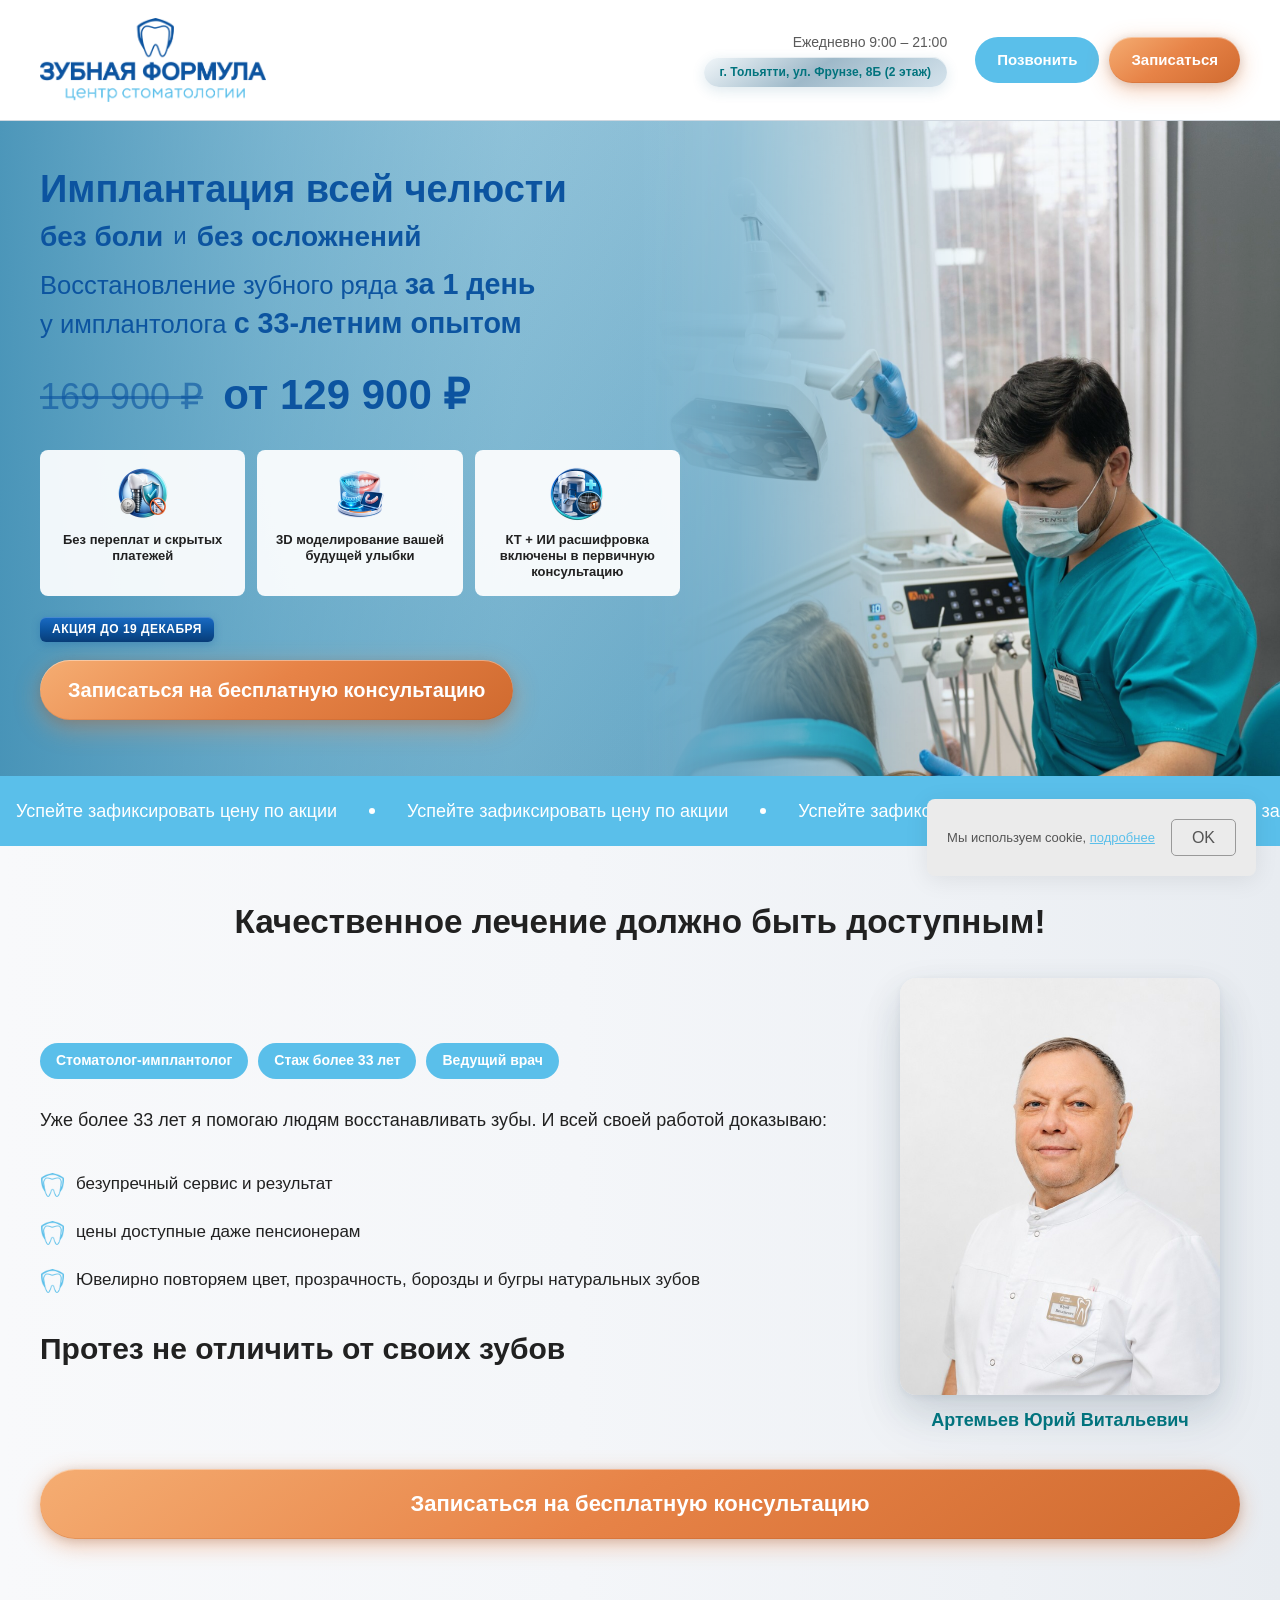
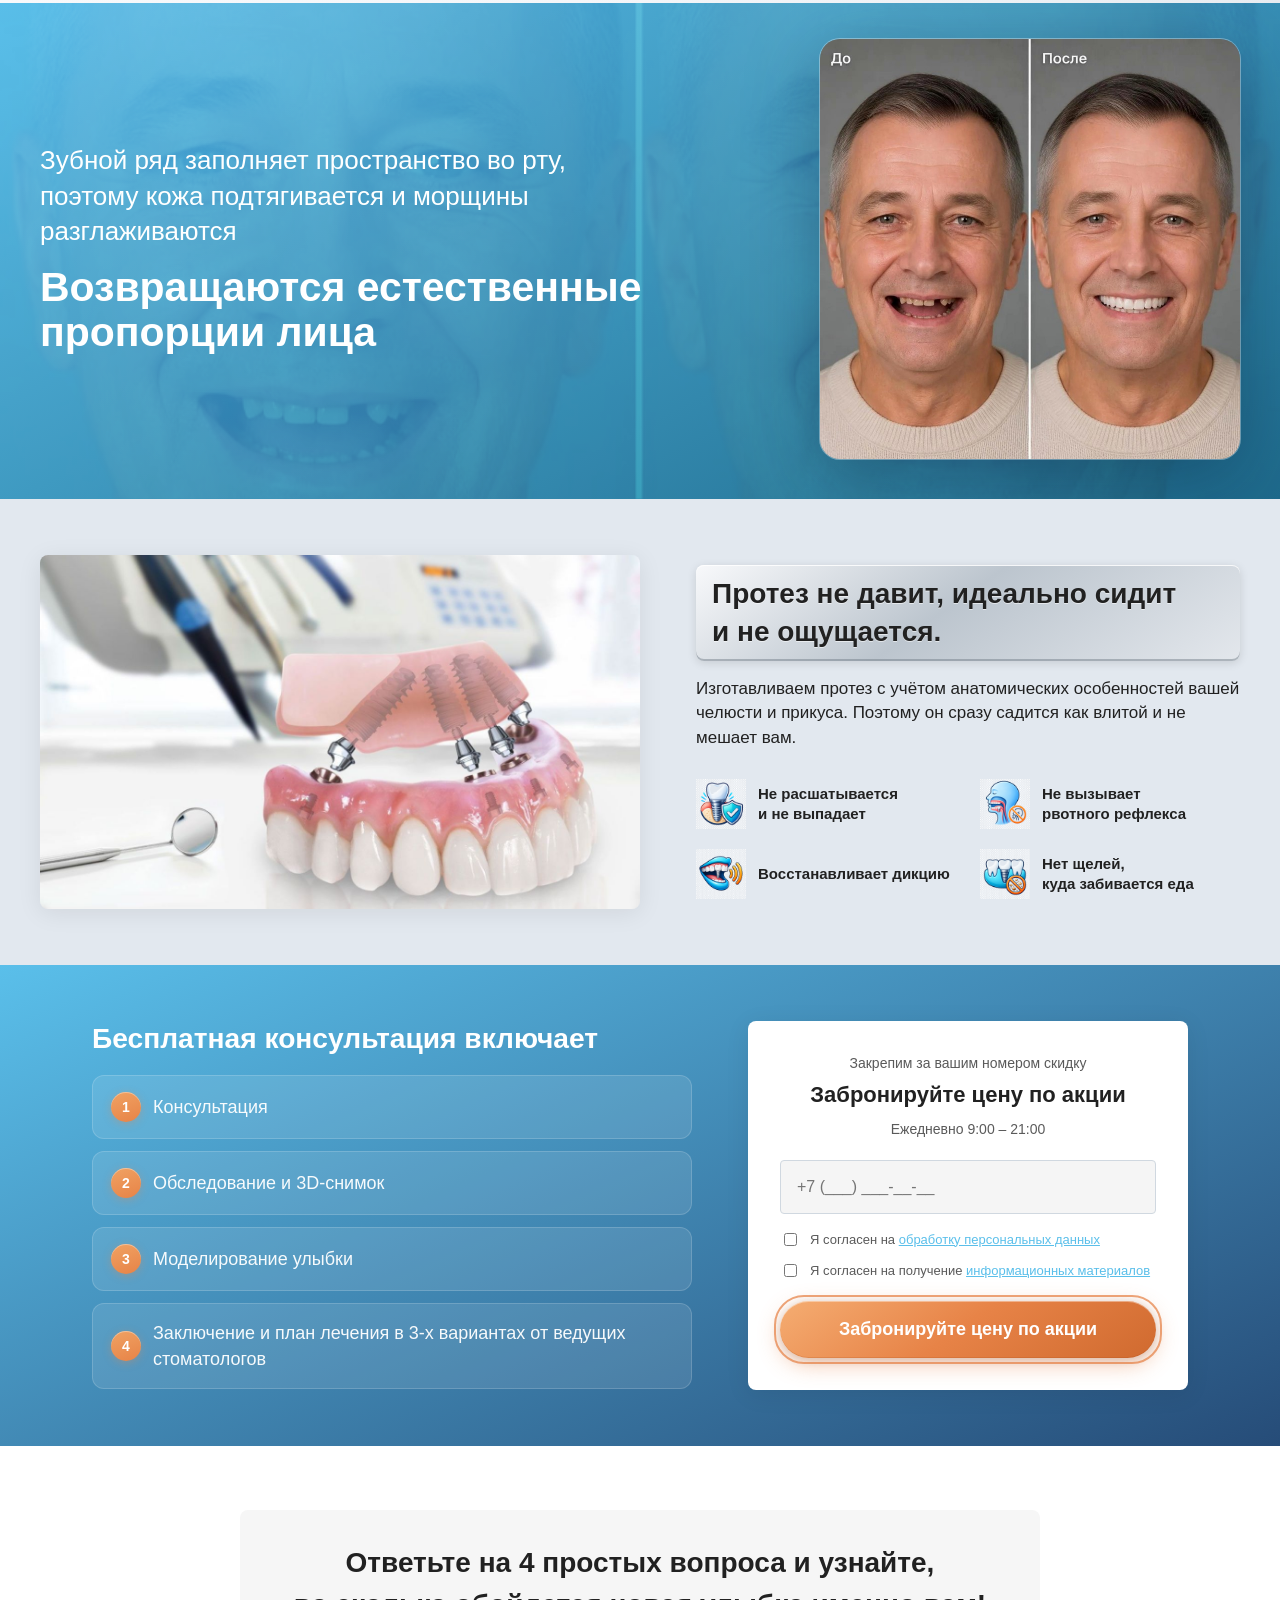
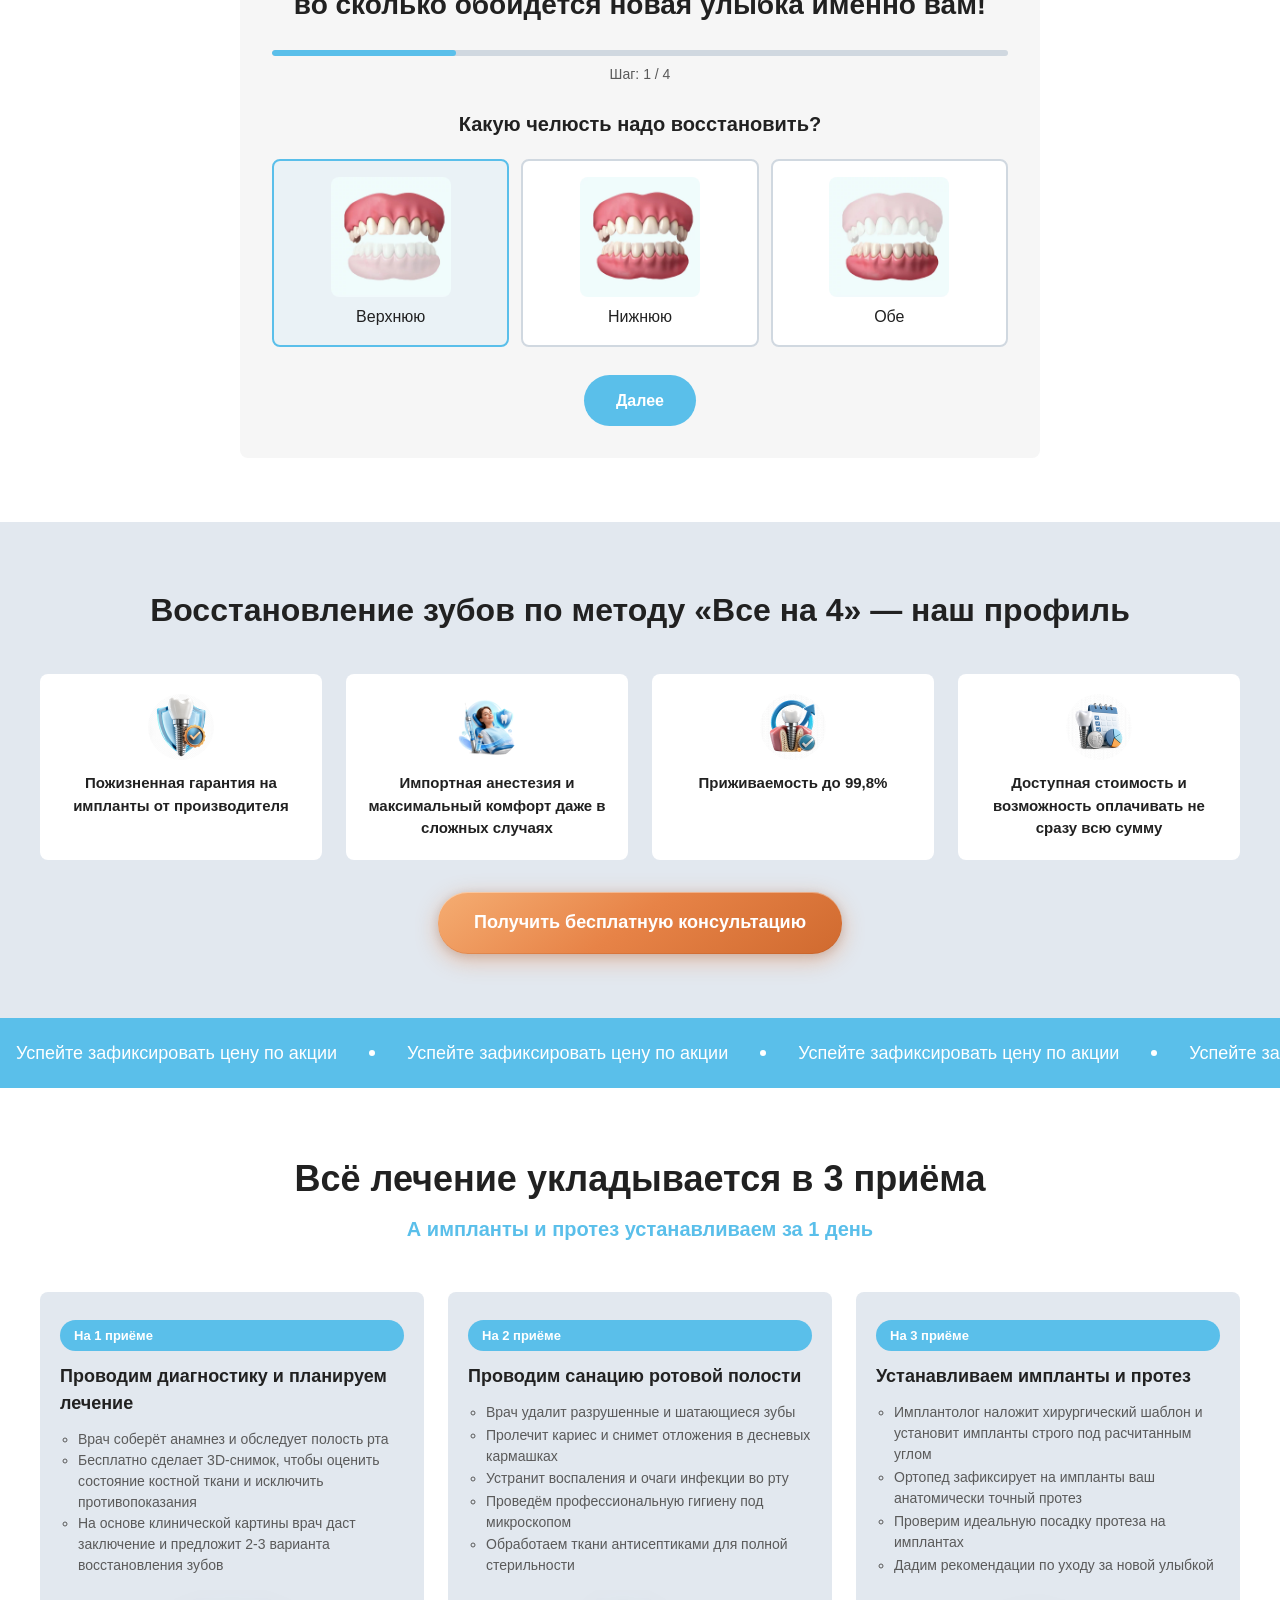
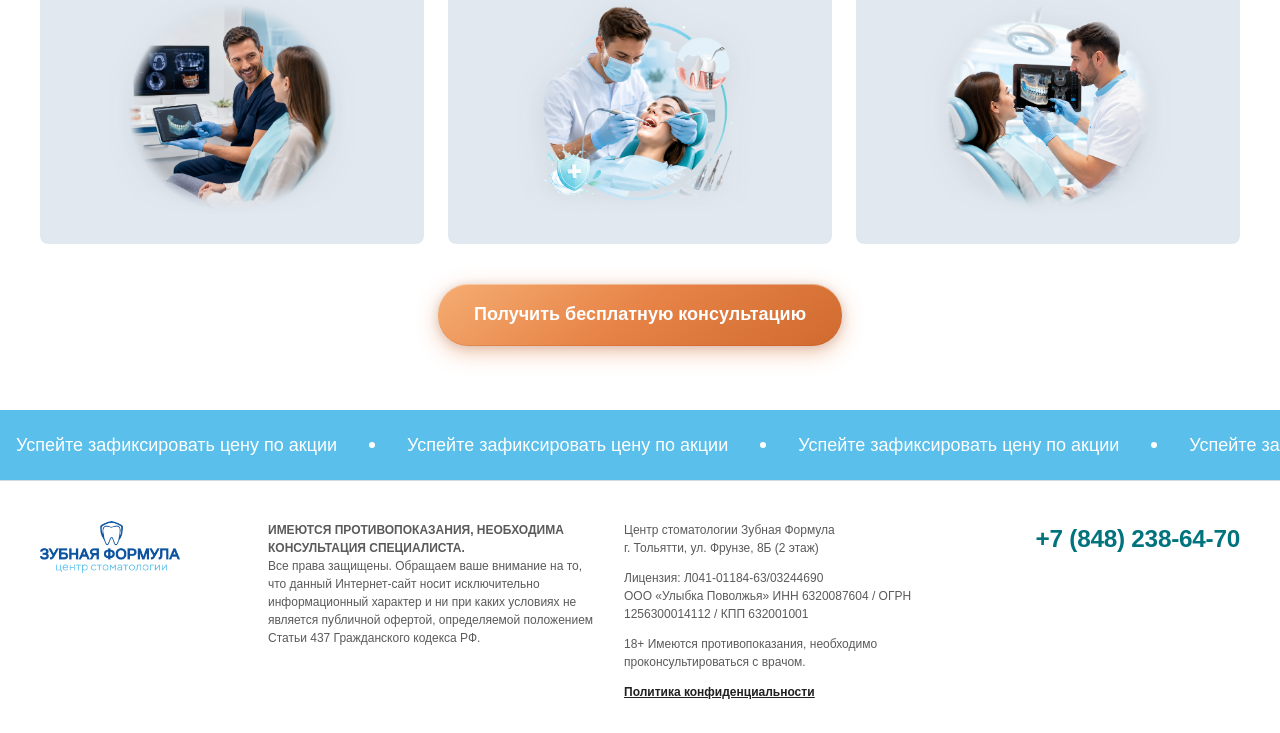
<file: index.html>
<!DOCTYPE html>
<html lang="ru">
<head>
  <meta charset="UTF-8">
  <meta name="viewport" content="width=device-width, initial-scale=1.0">
  <meta name="format-detection" content="telephone=no">
  <title>Полная имплантация зубов в Тольятти</title>
  <link rel="icon" type="image/png" href="assets/images/favicon-dental-formula.png">
  <link rel="stylesheet" href="https://static.tildacdn.com/css/fonts-tildasans.css">
  <link rel="stylesheet" href="css/styles.css">
</head>
<body>

  <!-- HEADER -->
  <header class="header">
    <div class="header__inner container">
      <a class="header__logo" href="/" aria-label="Зубная Формула — центр стоматологии">
        <img src="assets/images/logo-dental-formula.png" alt="Зубная Формула — центр стоматологии" width="989" height="368" loading="eager">
      </a>

      <div class="header__meta">
        <p class="header__hours">Ежедневно 9:00 – 21:00</p>
        <p class="header__address">
          <span class="header__sticker">г. Тольятти, ул. Фрунзе, 8Б (2 этаж)</span>
        </p>
      </div>

      <div class="header__actions">
        <a class="btn btn--primary" href="tel:+78482386470">Позвонить</a>
        <button class="header__btn btn btn--accent" type="button" data-popup-open="popup-form">Записаться</button>
      </div>
    </div>
  </header>

  <main>

    <!-- HERO -->
    <section class="hero">
      <div class="hero__bg" aria-hidden="true">
        <img class="hero__bg-doctor" src="assets/images/DSC07357_resized.jpeg" alt="">
      </div>
      <div class="hero__inner container">
        <div class="hero__content">
          <h1 class="hero__title">
            <span class="hero__title-lead">Имплантация всей челюсти</span>
            <span class="hero__title-tags">
              <span class="hero__highlight">без боли</span>
              <span class="hero__title-tags-sep" aria-hidden="true">и</span>
              <span class="hero__highlight">без осложнений</span>
            </span>
          </h1>
          <p class="hero__subtitle">Восстановление зубного ряда <span class="hero__highlight">за&nbsp;1&nbsp;день</span> у&nbsp;имплантолога <span class="hero__highlight">с&nbsp;33-летним опытом</span></p>

          <div class="hero__price">
            <span class="hero__price-old">169&nbsp;900&nbsp;₽</span>
            <span class="hero__price-new"><strong>от 129&nbsp;900&nbsp;₽</strong></span>
          </div>

          <div class="hero__cards">
            <article class="hero__card">
              <img class="hero__card-icon" src="assets/images/hero-card-no-fees.png" alt="" width="56" height="56">
              <p class="hero__card-text">Без переплат и&nbsp;скрытых платежей</p>
            </article>
            <article class="hero__card">
              <img class="hero__card-icon" src="assets/images/hero-card-3d-smile.png" alt="" width="56" height="56">
              <p class="hero__card-text">3D моделирование вашей будущей улыбки</p>
            </article>
            <article class="hero__card">
              <img class="hero__card-icon" src="assets/images/hero-card-ct.png" alt="" width="56" height="56">
              <p class="hero__card-text">КТ + ИИ расшифровка включены в первичную консультацию</p>
            </article>
          </div>

          <div class="hero__promo">
            <span class="hero__promo-label" data-promo-deadline>Акция до&nbsp;30&nbsp;июня</span>
          </div>

          <button class="hero__btn btn btn--hero" type="button" data-popup-open="popup-form">
            Записаться на бесплатную консультацию
          </button>
        </div>
      </div>
    </section>

    <!-- MARQUEE -->
    <div class="marquee">
      <div class="marquee__track">
        <a class="marquee__link" href="#popup-form" data-popup-open="popup-form">Успейте зафиксировать цену по акции</a>
        <span class="marquee__dot" aria-hidden="true"></span>
        <a class="marquee__link" href="#popup-form" data-popup-open="popup-form">Успейте зафиксировать цену по акции</a>
        <span class="marquee__dot" aria-hidden="true"></span>
        <a class="marquee__link" href="#popup-form" data-popup-open="popup-form">Успейте зафиксировать цену по акции</a>
        <span class="marquee__dot" aria-hidden="true"></span>
        <a class="marquee__link" href="#popup-form" data-popup-open="popup-form">Успейте зафиксировать цену по акции</a>
      </div>
    </div>

    <!-- DOCTOR -->
    <section class="doctor">
      <div class="doctor__inner container">
        <h2 class="doctor__title">Качественное лечение должно быть доступным!</h2>

        <div class="doctor__layout">
          <div class="doctor__content">
            <div class="doctor__badges">
              <span class="doctor__badge">Стоматолог-имплантолог</span>
              <span class="doctor__badge">Стаж более 33 лет</span>
              <span class="doctor__badge">Ведущий врач</span>
            </div>

            <p class="doctor__lead">Уже более 33 лет я помогаю людям восстанавливать зубы. И всей своей работой доказываю:</p>

            <ul class="doctor__values">
              <li class="doctor__value">
                <span class="doctor__value-icon" aria-hidden="true"></span>
                <span>безупречный сервис и результат</span>
              </li>
              <li class="doctor__value">
                <span class="doctor__value-icon" aria-hidden="true"></span>
                <span>цены доступные даже пенсионерам</span>
              </li>
              <li class="doctor__value">
                <span class="doctor__value-icon" aria-hidden="true"></span>
                <span>Ювелирно повторяем цвет, прозрачность, борозды и бугры натуральных зубов</span>
              </li>
            </ul>

            <h3 class="doctor__tagline">Протез не отличить от своих зубов</h3>
          </div>

          <div class="doctor__visual">
            <figure class="doctor__figure">
              <img class="doctor__photo" src="assets/images/doctor.jpg" alt="Артемьев Юрий Витальевич" width="320" height="417">
              <figcaption class="doctor__name">Артемьев Юрий Витальевич</figcaption>
            </figure>
          </div>
        </div>

        <button class="doctor__btn btn btn--accent" type="button" data-popup-open="popup-form">Записаться на бесплатную консультацию</button>
      </div>
    </section>

    <!-- BEFORE / AFTER -->
    <section class="before-after">
      <div class="before-after__bg" aria-hidden="true">
        <div class="before-after__bg-photo"></div>
      </div>
      <div class="before-after__inner container">
        <div class="before-after__layout">
          <div class="before-after__copy">
            <p class="before-after__text">Зубной ряд заполняет пространство во рту, поэтому кожа подтягивается и морщины разглаживаются</p>
            <h2 class="before-after__title">Возвращаются естественные пропорции лица</h2>
          </div>

          <div class="before-after__visual">
            <div class="before-after__frame">
              <div class="before-after__photo">
                <img src="assets/images/before-after.jpg" alt="До и после лечения" width="840" height="840" loading="lazy">
              </div>
            </div>
          </div>
        </div>
      </div>
    </section>

    <!-- PROSTHESIS -->
    <section class="prosthesis">
      <div class="prosthesis__inner container">
        <div class="prosthesis__media">
          <img src="assets/images/prosthesis.jpg" alt="Анатомический протез на имплантах" width="1300" height="766">
        </div>
        <div class="prosthesis__content">
          <h2 class="prosthesis__title">Протез не&nbsp;давит, идеально сидит и&nbsp;не&nbsp;ощущается.</h2>
          <p class="prosthesis__text">Изготавливаем протез с учётом анатомических особенностей вашей челюсти и прикуса. Поэтому он сразу садится как влитой и не мешает вам.</p>

          <div class="prosthesis__grid">
            <article class="prosthesis__item">
              <img class="prosthesis__icon" src="assets/images/prosthesis-icon-implant.png" alt="" width="66" height="66">
              <h3 class="prosthesis__item-title">Не расшатывается и&nbsp;не&nbsp;выпадает</h3>
            </article>
            <article class="prosthesis__item">
              <img class="prosthesis__icon" src="assets/images/prosthesis-icon-gag.png" alt="" width="66" height="66">
              <h3 class="prosthesis__item-title">Не вызывает рвотного&nbsp;рефлекса</h3>
            </article>
            <article class="prosthesis__item">
              <img class="prosthesis__icon" src="assets/images/prosthesis-icon-speech.png" alt="" width="66" height="66">
              <h3 class="prosthesis__item-title">Восстанавливает дикцию</h3>
            </article>
            <article class="prosthesis__item">
              <img class="prosthesis__icon" src="assets/images/prosthesis-icon-gaps.png" alt="" width="66" height="66">
              <h3 class="prosthesis__item-title">Нет щелей, куда&nbsp;забивается&nbsp;еда</h3>
            </article>
          </div>
        </div>
      </div>
    </section>

    <!-- CONSULTATION FORM -->
    <section class="consultation" id="consultation">
      <div class="consultation__inner container">
        <div class="consultation__layout">
          <div class="consultation__aside">
            <h2 class="consultation__heading">Бесплатная консультация&nbsp;включает</h2>
            <ol class="consultation__steps">
              <li>Консультация</li>
              <li>Обследование и 3D-снимок</li>
              <li>Моделирование улыбки</li>
              <li>Заключение и план лечения в 3-х вариантах от ведущих стоматологов</li>
            </ol>
          </div>

          <form class="consultation__form form" data-no-submit>
          <p class="form__label-top">Закрепим за вашим номером скидку</p>
          <h3 class="form__title">Забронируйте цену по акции</h3>
          <p class="form__hours">Ежедневно 9:00 – 21:00</p>

          <label class="form__field">
            <span class="form__label visually-hidden">Телефон</span>
            <input class="form__input" type="tel" name="phone" placeholder="+7 (___) ___-__-__" required>
          </label>

          <label class="form__checkbox">
            <input type="checkbox" name="personal-data" required>
            <span>Я согласен на <a href="obrabotka.html" target="_blank" rel="noopener noreferrer">обработку персональных данных</a></span>
          </label>

          <label class="form__checkbox">
            <input type="checkbox" name="newsletter" required>
            <span>Я согласен на получение <a href="rassylka.html" target="_blank" rel="noopener noreferrer">информационных материалов</a></span>
          </label>

          <button class="form__submit btn btn--accent btn--pulse" type="submit">Забронируйте цену по акции</button>

          <div class="form__success form-success" hidden>
            <p>Спасибо! Мы свяжемся с вами в ближайшее время.</p>
          </div>
          </form>
        </div>
      </div>
    </section>

    <!-- QUIZ INLINE -->
    <section class="quiz-section" id="quiz">
      <div class="quiz-section__inner container">
        <div class="quiz quiz--inline" id="quiz-inline" data-quiz>
          <p class="quiz__intro">Ответьте на&nbsp;4 простых вопроса и узнайте, во&nbsp;сколько обойдется новая улыбка именно вам!</p>

          <div class="quiz__progress" aria-hidden="true">
            <div class="quiz__progress-bar" style="width: 20%"></div>
          </div>
          <p class="quiz__counter">Шаг: <span class="quiz__step-current">1</span> / 4</p>

          <!-- Step 1 -->
          <div class="quiz__step is-active" data-step="1">
            <h3 class="quiz__question">Какую челюсть надо восстановить?</h3>
            <div class="quiz__options quiz__options--images">
              <label class="quiz__option">
                <input type="radio" name="jaw-inline" value="upper" checked>
                <img src="assets/images/photojpg.jpg" alt="">
                <span>Верхнюю</span>
              </label>
              <label class="quiz__option">
                <input type="radio" name="jaw-inline" value="lower">
                <img src="assets/images/photo-1jpg.jpg" alt="">
                <span>Нижнюю</span>
              </label>
              <label class="quiz__option">
                <input type="radio" name="jaw-inline" value="both">
                <img src="assets/images/photo-2jpg.jpg" alt="">
                <span>Обе</span>
              </label>
            </div>
          </div>

          <!-- Step 2 -->
          <div class="quiz__step" data-step="2">
            <h3 class="quiz__question">Как давно у вас отсутствуют зубы?</h3>
            <div class="quiz__options">
              <label class="quiz__option quiz__option--text">
                <input type="radio" name="duration-inline" value="less-1" checked>
                <span>Меньше 1 года</span>
              </label>
              <label class="quiz__option quiz__option--text">
                <input type="radio" name="duration-inline" value="more-1">
                <span>Больше 1 года</span>
              </label>
              <label class="quiz__option quiz__option--text">
                <input type="radio" name="duration-inline" value="more-5">
                <span>Больше 5 лет</span>
              </label>
              <label class="quiz__option quiz__option--text">
                <input type="radio" name="duration-inline" value="long-ago">
                <span>Очень давно</span>
              </label>
            </div>
          </div>

          <!-- Step 3 -->
          <div class="quiz__step" data-step="3">
            <h3 class="quiz__question">Вам нужен налоговый вычет 13%?</h3>
            <div class="quiz__options">
              <label class="quiz__option quiz__option--text">
                <input type="radio" name="tax-inline" value="yes" checked>
                <span>Да, нужен</span>
              </label>
              <label class="quiz__option quiz__option--text">
                <input type="radio" name="tax-inline" value="no">
                <span>Нет, не нужен</span>
              </label>
              <label class="quiz__option quiz__option--text">
                <input type="radio" name="tax-inline" value="unknown">
                <span>Не знаю</span>
              </label>
            </div>
          </div>

          <!-- Step 4 -->
          <div class="quiz__step" data-step="4">
            <h3 class="quiz__question">Когда готовы приступить к лечению?</h3>
            <div class="quiz__options">
              <label class="quiz__option quiz__option--text">
                <input type="radio" name="when-inline" value="asap" checked>
                <span>Чем быстрее, тем лучше</span>
              </label>
              <label class="quiz__option quiz__option--text">
                <input type="radio" name="when-inline" value="week">
                <span>В течение недели</span>
              </label>
              <label class="quiz__option quiz__option--text">
                <input type="radio" name="when-inline" value="month">
                <span>В течение месяца</span>
              </label>
              <label class="quiz__option quiz__option--text">
                <input type="radio" name="when-inline" value="unknown">
                <span>Пока не знаю</span>
              </label>
            </div>
          </div>

          <!-- Step 5: Phone -->
          <div class="quiz__step" data-step="5">
            <h3 class="quiz__question">Оставьте свой номер телефона, чтобы узнать стоимость и получить подарки</h3>
            <p class="quiz__gifts">✔ Бесплатный КТ - снимок ✔ Бесплатная диагностика ✔ План лечения от ведущего имплантолога</p>

            <form class="quiz__form form" data-no-submit>
              <label class="form__field">
                <span class="form__label visually-hidden">Телефон</span>
                <input class="form__input" type="tel" name="phone" placeholder="+7 (___) ___-__-__" required>
              </label>

              <label class="form__checkbox">
                <input type="checkbox" name="personal-data" required>
                <span>Я согласен на <a href="obrabotka.html" target="_blank" rel="noopener noreferrer">обработку персональных данных</a></span>
              </label>

              <label class="form__checkbox">
                <input type="checkbox" name="newsletter" required>
                <span>Я согласен на получение <a href="rassylka.html" target="_blank" rel="noopener noreferrer">информационных материалов</a></span>
              </label>

              <p class="form__policy">Нажимая на кнопку, вы соглашаетесь с нашей <a href="policy.html" target="_blank" rel="noopener noreferrer">политикой конфиденциальности</a></p>

              <div class="form__success form-success" hidden>
                <p>Спасибо! Мы свяжемся с вами в ближайшее время.</p>
              </div>
            </form>
          </div>

          <div class="quiz__actions">
            <button class="quiz__btn quiz__btn--prev btn btn--ghost" type="button" hidden>Назад</button>
            <button class="quiz__btn quiz__btn--next btn btn--primary" type="button">Далее</button>
            <button class="quiz__btn quiz__btn--submit btn btn--primary" type="button" hidden>Узнать стоимость</button>
          </div>
        </div>
      </div>
    </section>

    <!-- ALL-ON-4 -->
    <section class="all-on-4">
      <div class="all-on-4__inner container">
        <h2 class="all-on-4__title">Восстановление зубов по методу «Все на 4» — наш профиль</h2>

        <div class="all-on-4__grid">
          <article class="all-on-4__item">
            <img class="all-on-4__icon" src="assets/images/all-on-4-icon-warranty.png" alt="" width="66" height="66">
            <h3 class="all-on-4__item-title">Пожизненная гарантия на импланты от производителя</h3>
          </article>
          <article class="all-on-4__item">
            <img class="all-on-4__icon" src="assets/images/all-on-4-icon-anesthesia.png" alt="" width="66" height="66">
            <h3 class="all-on-4__item-title">Импортная анестезия и максимальный комфорт даже в сложных случаях</h3>
          </article>
          <article class="all-on-4__item">
            <img class="all-on-4__icon" src="assets/images/all-on-4-icon-success.png" alt="" width="66" height="66">
            <h3 class="all-on-4__item-title">Приживаемость до 99,8%</h3>
          </article>
          <article class="all-on-4__item">
            <img class="all-on-4__icon" src="assets/images/all-on-4-icon-payment.png" alt="" width="66" height="66">
            <h3 class="all-on-4__item-title">Доступная стоимость и возможность оплачивать не сразу всю сумму</h3>
          </article>
        </div>

        <button class="all-on-4__btn btn btn--accent" type="button" data-popup-open="popup-form">Получить бесплатную консультацию</button>
      </div>
    </section>

    <!-- MARQUEE -->
    <div class="marquee">
      <div class="marquee__track">
        <a class="marquee__link" href="#popup-form" data-popup-open="popup-form">Успейте зафиксировать цену по акции</a>
        <span class="marquee__dot" aria-hidden="true"></span>
        <a class="marquee__link" href="#popup-form" data-popup-open="popup-form">Успейте зафиксировать цену по акции</a>
        <span class="marquee__dot" aria-hidden="true"></span>
        <a class="marquee__link" href="#popup-form" data-popup-open="popup-form">Успейте зафиксировать цену по акции</a>
        <span class="marquee__dot" aria-hidden="true"></span>
        <a class="marquee__link" href="#popup-form" data-popup-open="popup-form">Успейте зафиксировать цену по акции</a>
      </div>
    </div>

    <!-- 3 APPOINTMENTS -->
    <section class="appointments">
      <div class="appointments__inner container">
        <h2 class="appointments__title">Всё лечение укладывается в 3 приёма</h2>
        <p class="appointments__subtitle">А импланты и протез устанавливаем за 1 день</p>

        <ol class="appointments__timeline">
          <li class="appointments__step">
            <span class="appointments__step-num">На 1 приёме</span>
            <h3 class="appointments__step-title">Проводим диагностику и планируем лечение</h3>
            <ul class="appointments__step-list">
              <li>Врач соберёт анамнез и обследует полость рта</li>
              <li>Бесплатно сделает 3D-снимок, чтобы оценить состояние костной ткани и исключить противопоказания</li>
              <li>На основе клинической картины врач даст заключение и предложит 2-3 варианта восстановления зубов</li>
            </ul>
            <img class="appointments__step-img" src="assets/images/appointments-diagnostics.png" alt="Диагностика и планирование лечения" width="1254" height="1254" loading="lazy">
          </li>

          <li class="appointments__step">
            <span class="appointments__step-num">На 2 приёме</span>
            <h3 class="appointments__step-title">Проводим санацию ротовой полости</h3>
            <ul class="appointments__step-list">
              <li>Врач удалит разрушенные и шатающиеся зубы</li>
              <li>Пролечит кариес и снимет отложения в десневых кармашках</li>
              <li>Устранит воспаления и очаги инфекции во рту</li>
              <li>Проведём профессиональную гигиену под микроскопом</li>
              <li>Обработаем ткани антисептиками для полной стерильности</li>
            </ul>
            <img class="appointments__step-img" src="assets/images/appointments-sanitation.png" alt="Врач проводит санацию ротовой полости" width="1254" height="1254" loading="lazy">
          </li>

          <li class="appointments__step">
            <span class="appointments__step-num">На 3 приёме</span>
            <h3 class="appointments__step-title">Устанавливаем импланты и протез</h3>
            <ul class="appointments__step-list">
              <li>Имплантолог наложит хирургический шаблон и установит импланты строго под расчитанным углом</li>
              <li>Ортопед зафиксирует на импланты ваш анатомически точный протез</li>
              <li>Проверим идеальную посадку протеза на имплантах</li>
              <li>Дадим рекомендации по уходу за новой улыбкой</li>
            </ul>
            <img class="appointments__step-img" src="assets/images/appointments-implant.png" alt="Установка имплантов и протеза" width="1254" height="1254" loading="lazy">
          </li>
        </ol>

        <button class="appointments__btn btn btn--accent" type="button" data-popup-open="popup-form">Получить бесплатную консультацию</button>
      </div>
    </section>

    <!-- MARQUEE -->
    <div class="marquee">
      <div class="marquee__track">
        <a class="marquee__link" href="#popup-form" data-popup-open="popup-form">Успейте зафиксировать цену по акции</a>
        <span class="marquee__dot" aria-hidden="true"></span>
        <a class="marquee__link" href="#popup-form" data-popup-open="popup-form">Успейте зафиксировать цену по акции</a>
        <span class="marquee__dot" aria-hidden="true"></span>
        <a class="marquee__link" href="#popup-form" data-popup-open="popup-form">Успейте зафиксировать цену по акции</a>
        <span class="marquee__dot" aria-hidden="true"></span>
        <a class="marquee__link" href="#popup-form" data-popup-open="popup-form">Успейте зафиксировать цену по акции</a>
      </div>
    </div>

  </main>

  <!-- FOOTER -->
  <footer class="footer">
    <div class="footer__inner container">
      <a class="footer__logo" href="/">
        <img src="assets/images/logo-dental-formula.png" alt="Зубная Формула — центр стоматологии" width="989" height="368" loading="lazy">
      </a>

      <div class="footer__legal">
        <p><strong>ИМЕЮТСЯ ПРОТИВОПОКАЗАНИЯ, НЕОБХОДИМА КОНСУЛЬТАЦИЯ СПЕЦИАЛИСТА.</strong><br>
        Все права защищены. Обращаем ваше внимание на то, что данный Интернет-сайт носит исключительно информационный характер и ни при каких условиях не является публичной офертой, определяемой положением Статьи 437 Гражданского кодекса РФ.</p>
      </div>

      <div class="footer__company">
        <p>Центр стоматологии Зубная Формула<br>
        г. Тольятти, ул. Фрунзе, 8Б (2 этаж)</p>
        <p>Лицензия: Л041-01184-63/03244690<br>
        ООО «Улыбка Поволжья» ИНН 6320087604 / ОГРН 1256300014112 / КПП 632001001</p>
        <p>18+ Имеются противопоказания, необходимо проконсультироваться с врачом.</p>
        <a class="footer__policy" href="policy.html"><strong><u>Политика конфиденциальности</u></strong></a>
      </div>

      <div class="footer__contacts">
        <a class="footer__phone" href="tel:+78482386470">+7 (848) 238-64-70</a>
      </div>
    </div>
  </footer>

  <!-- POPUP: Consultation Form -->
  <div class="popup" id="popup-form" aria-hidden="true" role="dialog" aria-labelledby="popup-form-title">
    <div class="popup__overlay" data-popup-close></div>
    <div class="popup__content">
      <button class="popup__close" type="button" data-popup-close aria-label="Закрыть">&times;</button>

      <h2 class="popup__title" id="popup-form-title">Бесплатно пройдите диагностику и получите план лечения с точной стоимостью «под ключ»</h2>
      <p class="popup__text">Консультация · Обследование и 3D-снимок · Моделирование улыбки · Заключение и план лечения в 3-х вариантах от ведущих стоматологов</p>
      <p class="popup__hours">Ежедневно 9:00 – 21:00</p>

      <form class="popup__form form" data-no-submit>
        <h3 class="form__title">Забронируйте цену по акции</h3>
        <p class="form__subtitle">Закрепим за вашим номером скидку</p>

        <label class="form__field">
          <span class="form__label visually-hidden">Телефон</span>
          <input class="form__input" type="tel" name="phone" placeholder="+7 (___) ___-__-__" required>
        </label>

        <label class="form__checkbox">
          <input type="checkbox" name="personal-data" required>
          <span>Я согласен на <a href="obrabotka.html" target="_blank" rel="noopener noreferrer">обработку персональных данных</a></span>
        </label>

        <label class="form__checkbox">
          <input type="checkbox" name="newsletter" required>
          <span>Я согласен на получение <a href="rassylka.html" target="_blank" rel="noopener noreferrer">информационных материалов</a></span>
        </label>

        <button class="form__submit btn btn--primary" type="submit">Получить консультацию</button>

        <div class="form__success form-success" hidden>
          <p>Спасибо! Мы свяжемся с вами в ближайшее время.</p>
        </div>
      </form>
    </div>
  </div>

  <!-- POPUP: Quiz -->
  <div class="popup" id="popup-quiz" aria-hidden="true" role="dialog" aria-labelledby="popup-quiz-title">
    <div class="popup__overlay" data-popup-close></div>
    <div class="popup__content popup__content--wide">
      <button class="popup__close" type="button" data-popup-close aria-label="Закрыть">&times;</button>

      <div class="quiz quiz--popup" id="quiz-popup" data-quiz>
        <h2 class="quiz__title" id="popup-quiz-title">Ответьте на&nbsp;4 простых вопроса и узнайте, во&nbsp;сколько обойдется новая улыбка именно вам!</h2>

        <div class="quiz__progress" aria-hidden="true">
          <div class="quiz__progress-bar" style="width: 20%"></div>
        </div>
        <p class="quiz__counter">Шаг: <span class="quiz__step-current">1</span> / 4</p>

        <!-- Step 1 -->
        <div class="quiz__step is-active" data-step="1">
          <h3 class="quiz__question">Какую челюсть надо восстановить?</h3>
          <div class="quiz__options quiz__options--images">
            <label class="quiz__option">
              <input type="radio" name="jaw-popup" value="upper" checked>
              <img src="assets/images/photojpg.jpg" alt="">
              <span>Верхнюю</span>
            </label>
            <label class="quiz__option">
              <input type="radio" name="jaw-popup" value="lower">
              <img src="assets/images/photo-1jpg.jpg" alt="">
              <span>Нижнюю</span>
            </label>
            <label class="quiz__option">
              <input type="radio" name="jaw-popup" value="both">
              <img src="assets/images/photo-2jpg.jpg" alt="">
              <span>Обе</span>
            </label>
          </div>
        </div>

        <!-- Step 2 -->
        <div class="quiz__step" data-step="2">
          <h3 class="quiz__question">Как давно у вас отсутствуют зубы?</h3>
          <div class="quiz__options">
            <label class="quiz__option quiz__option--text">
              <input type="radio" name="duration-popup" value="less-1" checked>
              <span>Меньше 1 года</span>
            </label>
            <label class="quiz__option quiz__option--text">
              <input type="radio" name="duration-popup" value="more-1">
              <span>Больше 1 года</span>
            </label>
            <label class="quiz__option quiz__option--text">
              <input type="radio" name="duration-popup" value="more-5">
              <span>Больше 5 лет</span>
            </label>
            <label class="quiz__option quiz__option--text">
              <input type="radio" name="duration-popup" value="long-ago">
              <span>Очень давно</span>
            </label>
          </div>
        </div>

        <!-- Step 3 -->
        <div class="quiz__step" data-step="3">
          <h3 class="quiz__question">Вам нужен налоговый вычет 13%?</h3>
          <div class="quiz__options">
            <label class="quiz__option quiz__option--text">
              <input type="radio" name="tax-popup" value="yes" checked>
              <span>Да, нужен</span>
            </label>
            <label class="quiz__option quiz__option--text">
              <input type="radio" name="tax-popup" value="no">
              <span>Нет, не нужен</span>
            </label>
            <label class="quiz__option quiz__option--text">
              <input type="radio" name="tax-popup" value="unknown">
              <span>Не знаю</span>
            </label>
          </div>
        </div>

        <!-- Step 4 -->
        <div class="quiz__step" data-step="4">
          <h3 class="quiz__question">Когда готовы приступить к лечению?</h3>
          <div class="quiz__options">
            <label class="quiz__option quiz__option--text">
              <input type="radio" name="when-popup" value="asap" checked>
              <span>Чем быстрее, тем лучше</span>
            </label>
            <label class="quiz__option quiz__option--text">
              <input type="radio" name="when-popup" value="week">
              <span>В течение недели</span>
            </label>
            <label class="quiz__option quiz__option--text">
              <input type="radio" name="when-popup" value="month">
              <span>В течение месяца</span>
            </label>
            <label class="quiz__option quiz__option--text">
              <input type="radio" name="when-popup" value="unknown">
              <span>Пока не знаю</span>
            </label>
          </div>
        </div>

        <!-- Step 5: Phone -->
        <div class="quiz__step" data-step="5">
          <h3 class="quiz__question">Оставьте свой номер телефона, чтобы узнать стоимость и получить подарки</h3>
          <p class="quiz__gifts">✔ Бесплатный КТ - снимок ✔ Бесплатная диагностика ✔ 3 - плана лечения от ведущего имплантолога</p>

          <form class="quiz__form form" data-no-submit>
            <label class="form__field">
              <span class="form__label visually-hidden">Телефон</span>
              <input class="form__input" type="tel" name="phone" placeholder="+7 (___) ___-__-__" required>
            </label>

            <label class="form__checkbox">
              <input type="checkbox" name="personal-data" required>
              <span>Я согласен на <a href="obrabotka.html" target="_blank" rel="noopener noreferrer">обработку персональных данных</a></span>
            </label>

            <label class="form__checkbox">
              <input type="checkbox" name="newsletter" required>
              <span>Я согласен на получение <a href="rassylka.html" target="_blank" rel="noopener noreferrer">информационных материалов</a></span>
            </label>

            <p class="form__policy">Нажимая на кнопку, вы соглашаетесь с нашей <a href="policy.html" target="_blank" rel="noopener noreferrer">политикой конфиденциальности</a></p>

            <div class="form__success form-success" hidden>
              <p>Спасибо! Мы свяжемся с вами в ближайшее время.</p>
            </div>
          </form>
        </div>

        <div class="quiz__actions">
          <button class="quiz__btn quiz__btn--prev btn btn--ghost" type="button" hidden>Назад</button>
          <button class="quiz__btn quiz__btn--next btn btn--primary" type="button">Далее</button>
          <button class="quiz__btn quiz__btn--submit btn btn--primary" type="button" hidden>Узнать стоимость</button>
        </div>
      </div>
    </div>
  </div>

  <!-- COOKIE BANNER -->
  <div class="cookie-banner" role="dialog" aria-label="Уведомление о cookie">
    <p class="cookie-banner__text">Мы используем cookie, <a href="policy.html" target="_blank" rel="noopener noreferrer">подробнее</a></p>
    <button class="cookie-banner__ok btn" type="button">OK</button>
  </div>

  <!-- FLOATING PHONE -->
  <a class="floating-phone" href="tel:+78482386470" aria-label="Позвонить +7 (848) 238-64-70">
    <img src="assets/images/__.png" alt="" width="59" height="59">
  </a>

  <button class="scroll-top" type="button" aria-label="Наверх" hidden>
    <svg width="50" height="50" viewBox="0 0 50 50" fill="none" xmlns="http://www.w3.org/2000/svg" aria-hidden="true">
      <rect width="50" height="50" rx="25" fill="#ffffff" fill-opacity="0.9"/>
      <path d="M14 28L25 18l10 10" stroke="#0c54a0" stroke-width="1" fill="none"/>
    </svg>
  </button>

  <script src="js/main.js"></script>
</body>
</html>
</file>
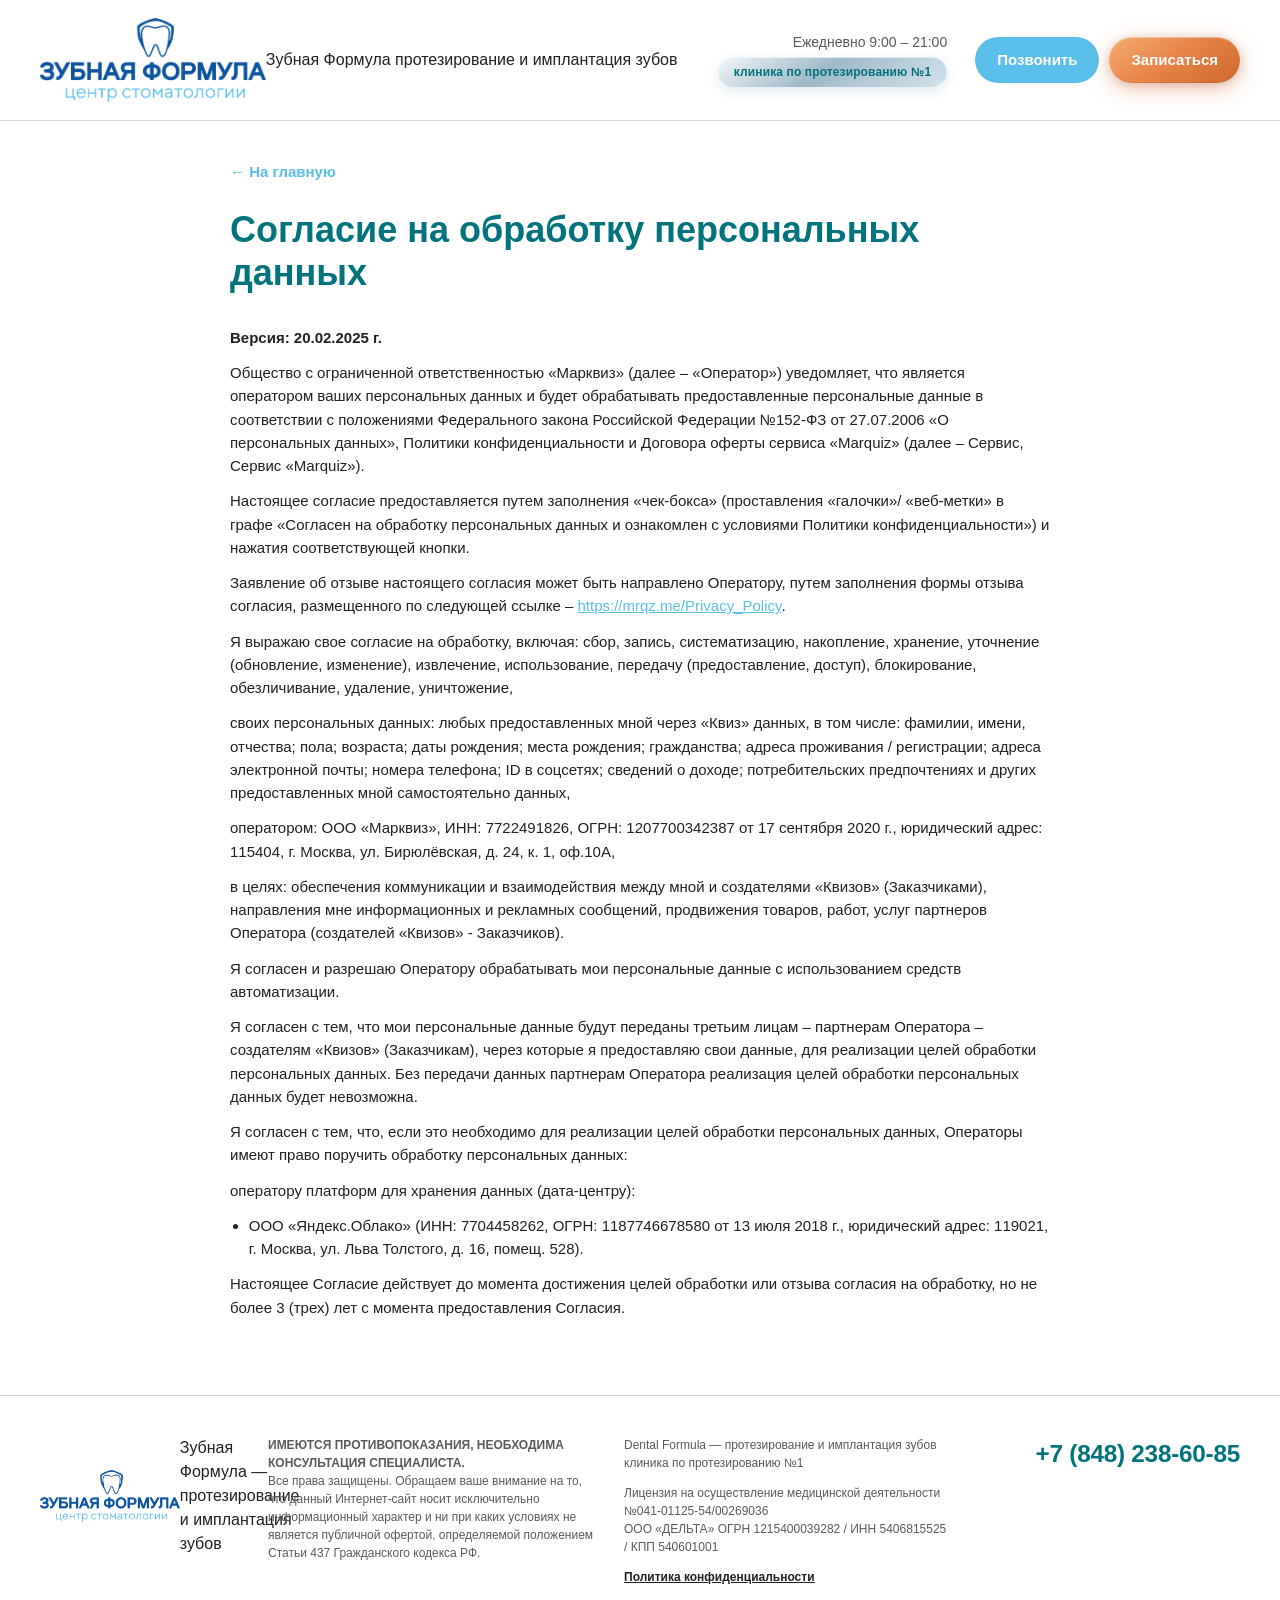
<file: obrabotka.html>
<!DOCTYPE html>
<html lang="ru">
<head>
  <meta charset="UTF-8">
  <meta name="viewport" content="width=device-width, initial-scale=1.0">
  <meta name="format-detection" content="telephone=no">
  <title>Согласие на обработку персональных данных — Зубная Формула</title>
  <link rel="icon" type="image/png" href="assets/images/logo-dental-formula.png">
  <link rel="stylesheet" href="https://static.tildacdn.com/css/fonts-tildasans.css">
  <link rel="stylesheet" href="css/styles.css">
</head>
<body>

  <header class="header">
    <div class="header__inner container">
      <a class="header__logo" href="index.html" aria-label="Зубная Формула">
        <img src="assets/images/logo-dental-formula.png" alt="Зубная Формула" width="80" height="80">
        <span class="header__logo-text">
          <span class="header__logo-name">Зубная Формула</span>
          <span class="header__logo-tagline">протезирование и имплантация зубов</span>
        </span>
      </a>

      <div class="header__meta">
        <p class="header__hours">Ежедневно 9:00 – 21:00</p>
        <p class="header__address">
          <span class="header__sticker">клиника по протезированию №1</span>
        </p>
      </div>

      <div class="header__actions">
        <a class="btn btn--primary" href="tel:+78482386085">Позвонить</a>
        <a class="header__btn btn btn--accent" href="index.html#consultation">Записаться</a>
      </div>
    </div>
  </header>

  <main class="legal-page">
    <div class="legal-page__inner container">
      <a class="legal-page__back" href="index.html">← На главную</a>
      <h1 class="legal-page__title">Согласие на обработку персональных данных</h1>

      <div class="legal-page__content">
        <p><strong>Версия: 20.02.2025 г.</strong></p>

        <p>Общество с ограниченной ответственностью «Марквиз» (далее – «Оператор») уведомляет, что является оператором ваших персональных данных и будет обрабатывать предоставленные персональные данные в соответствии с положениями Федерального закона Российской Федерации №152-ФЗ от 27.07.2006 «О персональных данных», Политики конфиденциальности и Договора оферты сервиса «Marquiz» (далее – Сервис, Сервис «Marquiz»).</p>

        <p>Настоящее согласие предоставляется путем заполнения «чек-бокса» (проставления «галочки»/ «веб-метки» в графе «Согласен на обработку персональных данных и ознакомлен с условиями Политики конфиденциальности») и нажатия соответствующей кнопки.</p>

        <p>Заявление об отзыве настоящего согласия может быть направлено Оператору, путем заполнения формы отзыва согласия, размещенного по следующей ссылке – <a href="https://mrqz.me/Privacy_Policy" target="_blank" rel="noopener noreferrer">https://mrqz.me/Privacy_Policy</a>.</p>

        <p>Я выражаю свое согласие на обработку, включая: сбор, запись, систематизацию, накопление, хранение, уточнение (обновление, изменение), извлечение, использование, передачу (предоставление, доступ), блокирование, обезличивание, удаление, уничтожение,</p>

        <p>своих персональных данных: любых предоставленных мной через «Квиз» данных, в том числе: фамилии, имени, отчества; пола; возраста; даты рождения; места рождения; гражданства; адреса проживания / регистрации; адреса электронной почты; номера телефона; ID в соцсетях; сведений о доходе; потребительских предпочтениях и других предоставленных мной самостоятельно данных,</p>

        <p>оператором: ООО «Марквиз», ИНН: 7722491826, ОГРН: 1207700342387 от 17 сентября 2020 г., юридический адрес: 115404, г. Москва, ул. Бирюлёвская, д. 24, к. 1, оф.10А,</p>

        <p>в целях: обеспечения коммуникации и взаимодействия между мной и создателями «Квизов» (Заказчиками), направления мне информационных и рекламных сообщений, продвижения товаров, работ, услуг партнеров Оператора (создателей «Квизов» - Заказчиков).</p>

        <p>Я согласен и разрешаю Оператору обрабатывать мои персональные данные с использованием средств автоматизации.</p>

        <p>Я согласен с тем, что мои персональные данные будут переданы третьим лицам – партнерам Оператора – создателям «Квизов» (Заказчикам), через которые я предоставляю свои данные, для реализации целей обработки персональных данных. Без передачи данных партнерам Оператора реализация целей обработки персональных данных будет невозможна.</p>

        <p>Я согласен с тем, что, если это необходимо для реализации целей обработки персональных данных, Операторы имеют право поручить обработку персональных данных:</p>

        <p>оператору платформ для хранения данных (дата-центру):</p>

        <ul>
          <li>ООО «Яндекс.Облако» (ИНН: 7704458262, ОГРН: 1187746678580 от 13 июля 2018 г., юридический адрес: 119021, г. Москва, ул. Льва Толстого, д. 16, помещ. 528).</li>
        </ul>

        <p>Настоящее Согласие действует до момента достижения целей обработки или отзыва согласия на обработку, но не более 3 (трех) лет с момента предоставления Согласия.</p>
      </div>
    </div>
  </main>

  <footer class="footer">
    <div class="footer__inner container">
      <a class="footer__logo" href="index.html">
        <img src="assets/images/logo-dental-formula.png" alt="Зубная Формула" width="48" height="48">
        <span class="footer__logo-text">Зубная Формула — протезирование и имплантация зубов</span>
      </a>

      <div class="footer__legal">
        <p><strong>ИМЕЮТСЯ ПРОТИВОПОКАЗАНИЯ, НЕОБХОДИМА КОНСУЛЬТАЦИЯ СПЕЦИАЛИСТА.</strong><br>
        Все права защищены. Обращаем ваше внимание на то, что данный Интернет-сайт носит исключительно информационный характер и ни при каких условиях не является публичной офертой, определяемой положением Статьи 437 Гражданского кодекса РФ.</p>
      </div>

      <div class="footer__company">
        <p>Dental Formula — протезирование и имплантация зубов<br>
        клиника по протезированию №1</p>
        <p>Лицензия на осуществление медицинской деятельности №041-01125-54/00269036<br>
        ООО «ДЕЛЬТА» ОГРН 1215400039282 / ИНН 5406815525 / КПП 540601001</p>
        <a class="footer__policy" href="policy.html"><strong><u>Политика конфиденциальности</u></strong></a>
      </div>

      <div class="footer__contacts">
        <a class="footer__phone" href="tel:+78482386085">+7 (848) 238-60-85</a>
      </div>
    </div>
  </footer>

</body>
</html>
</file>
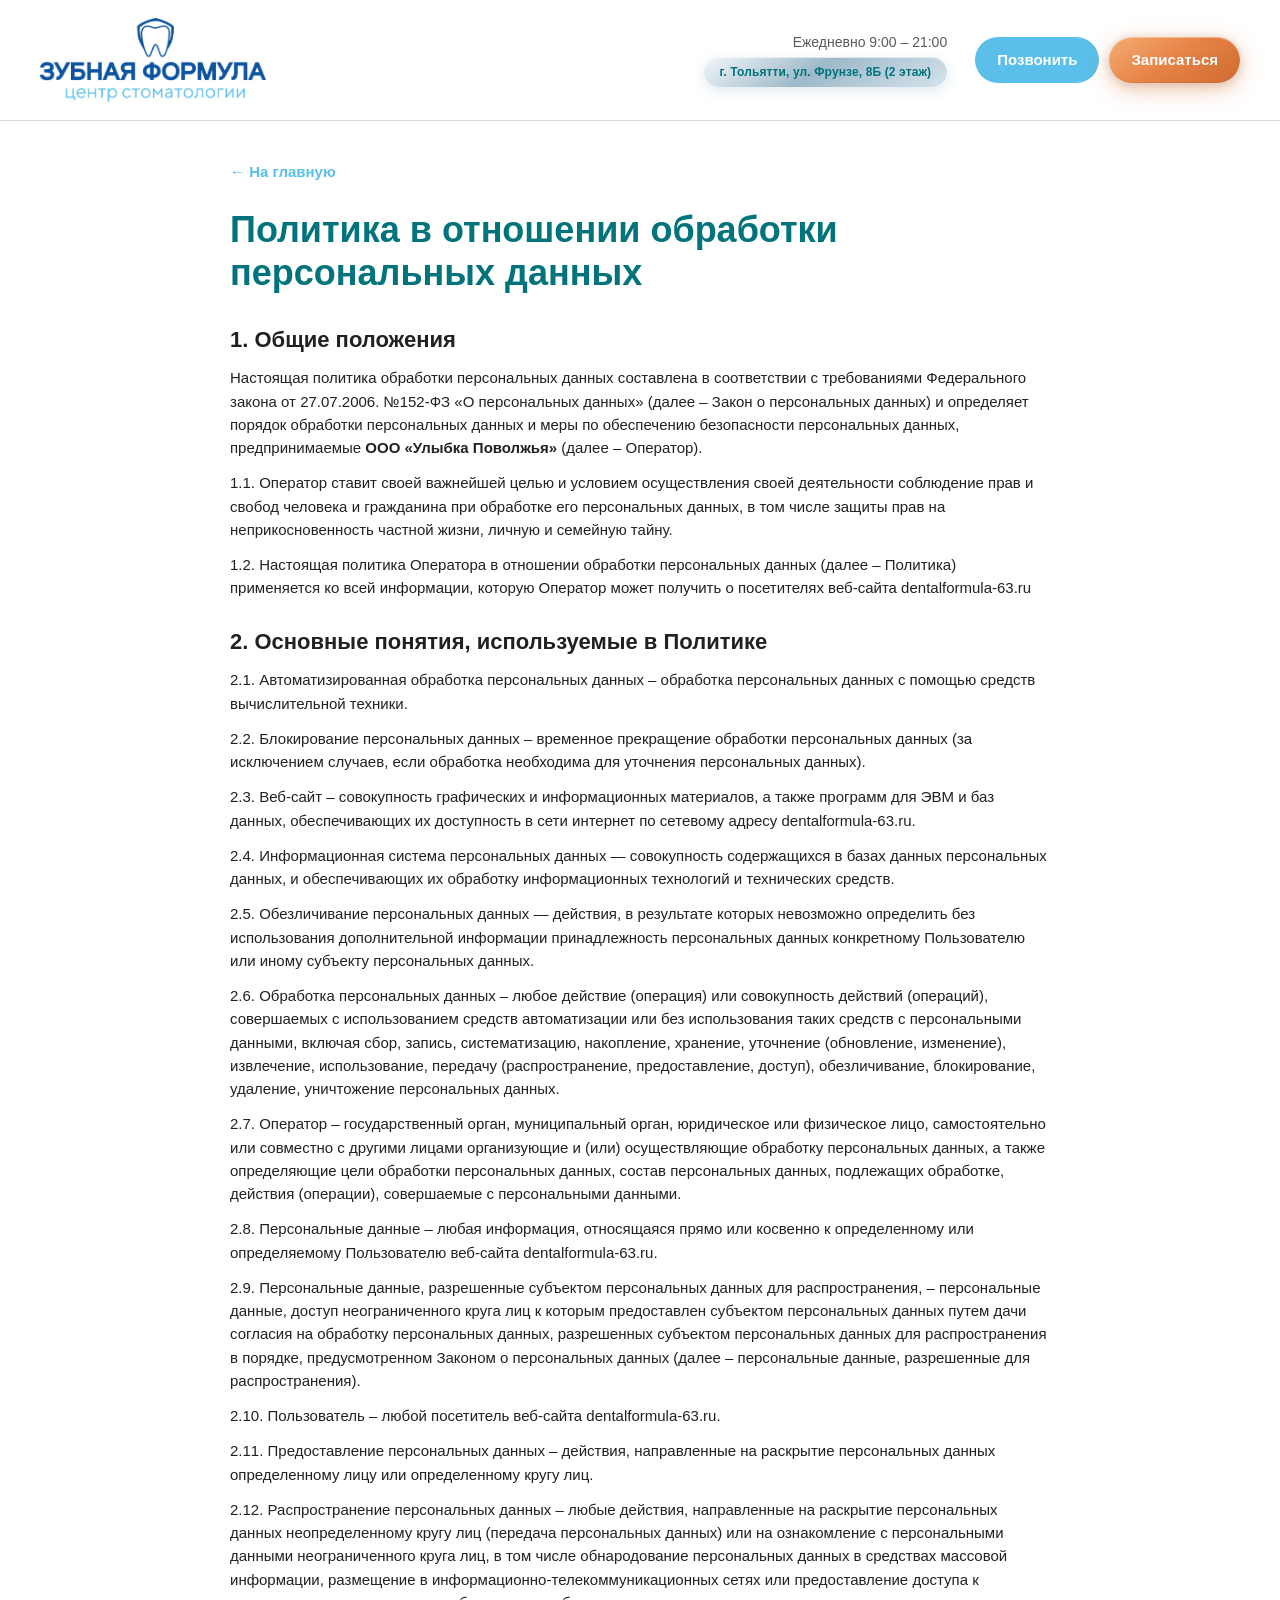
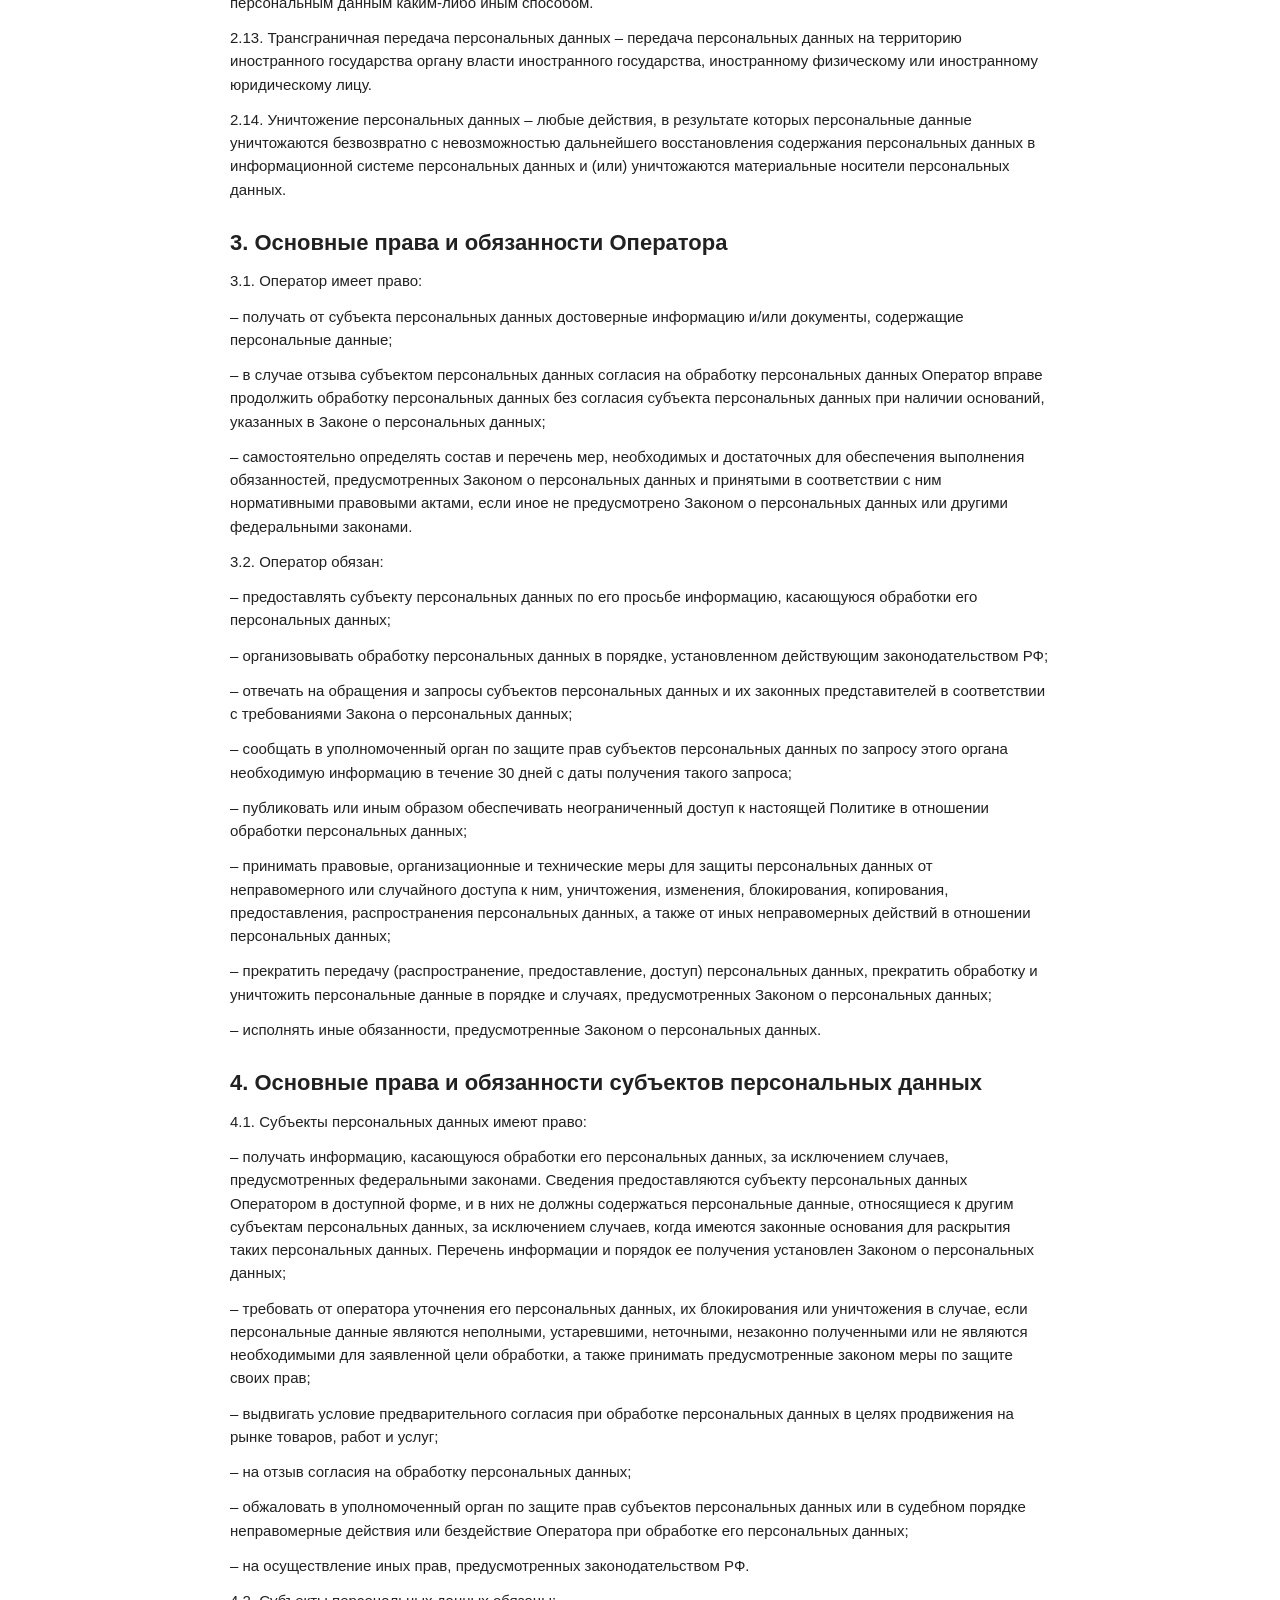
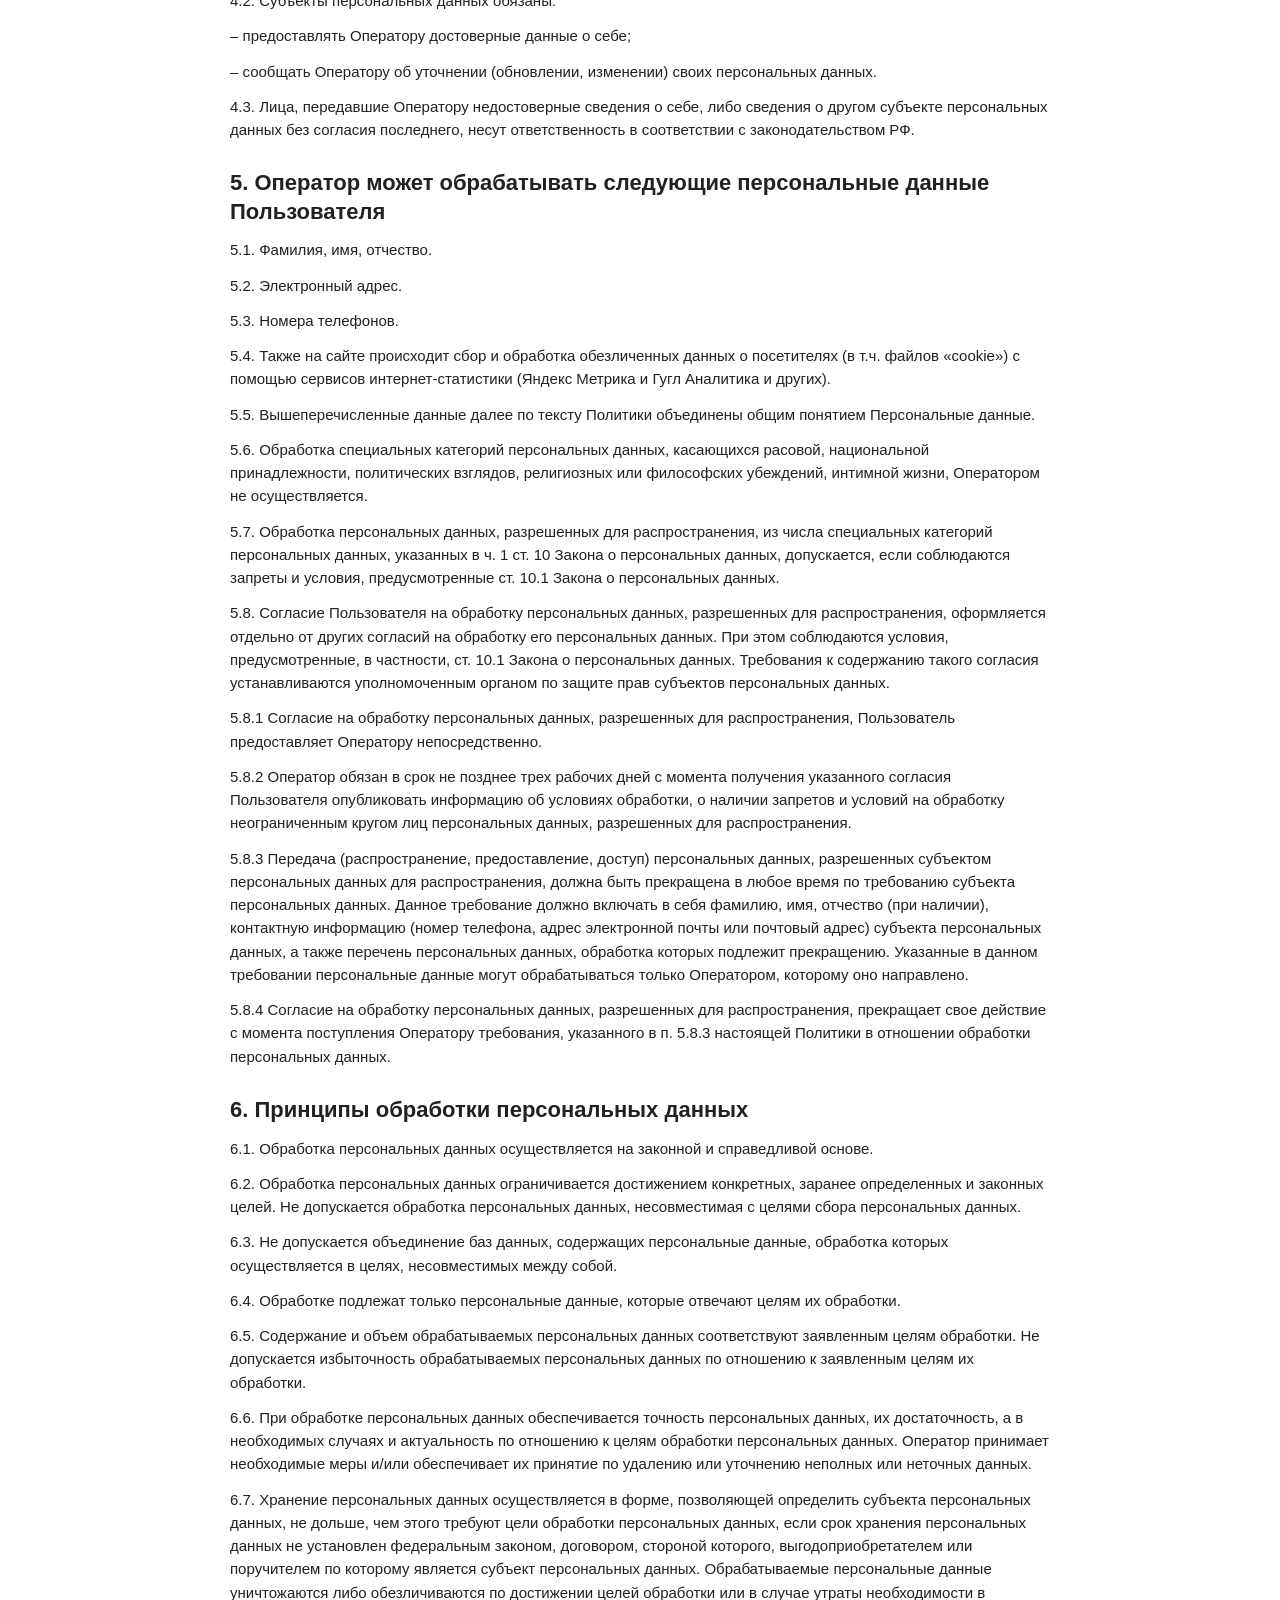
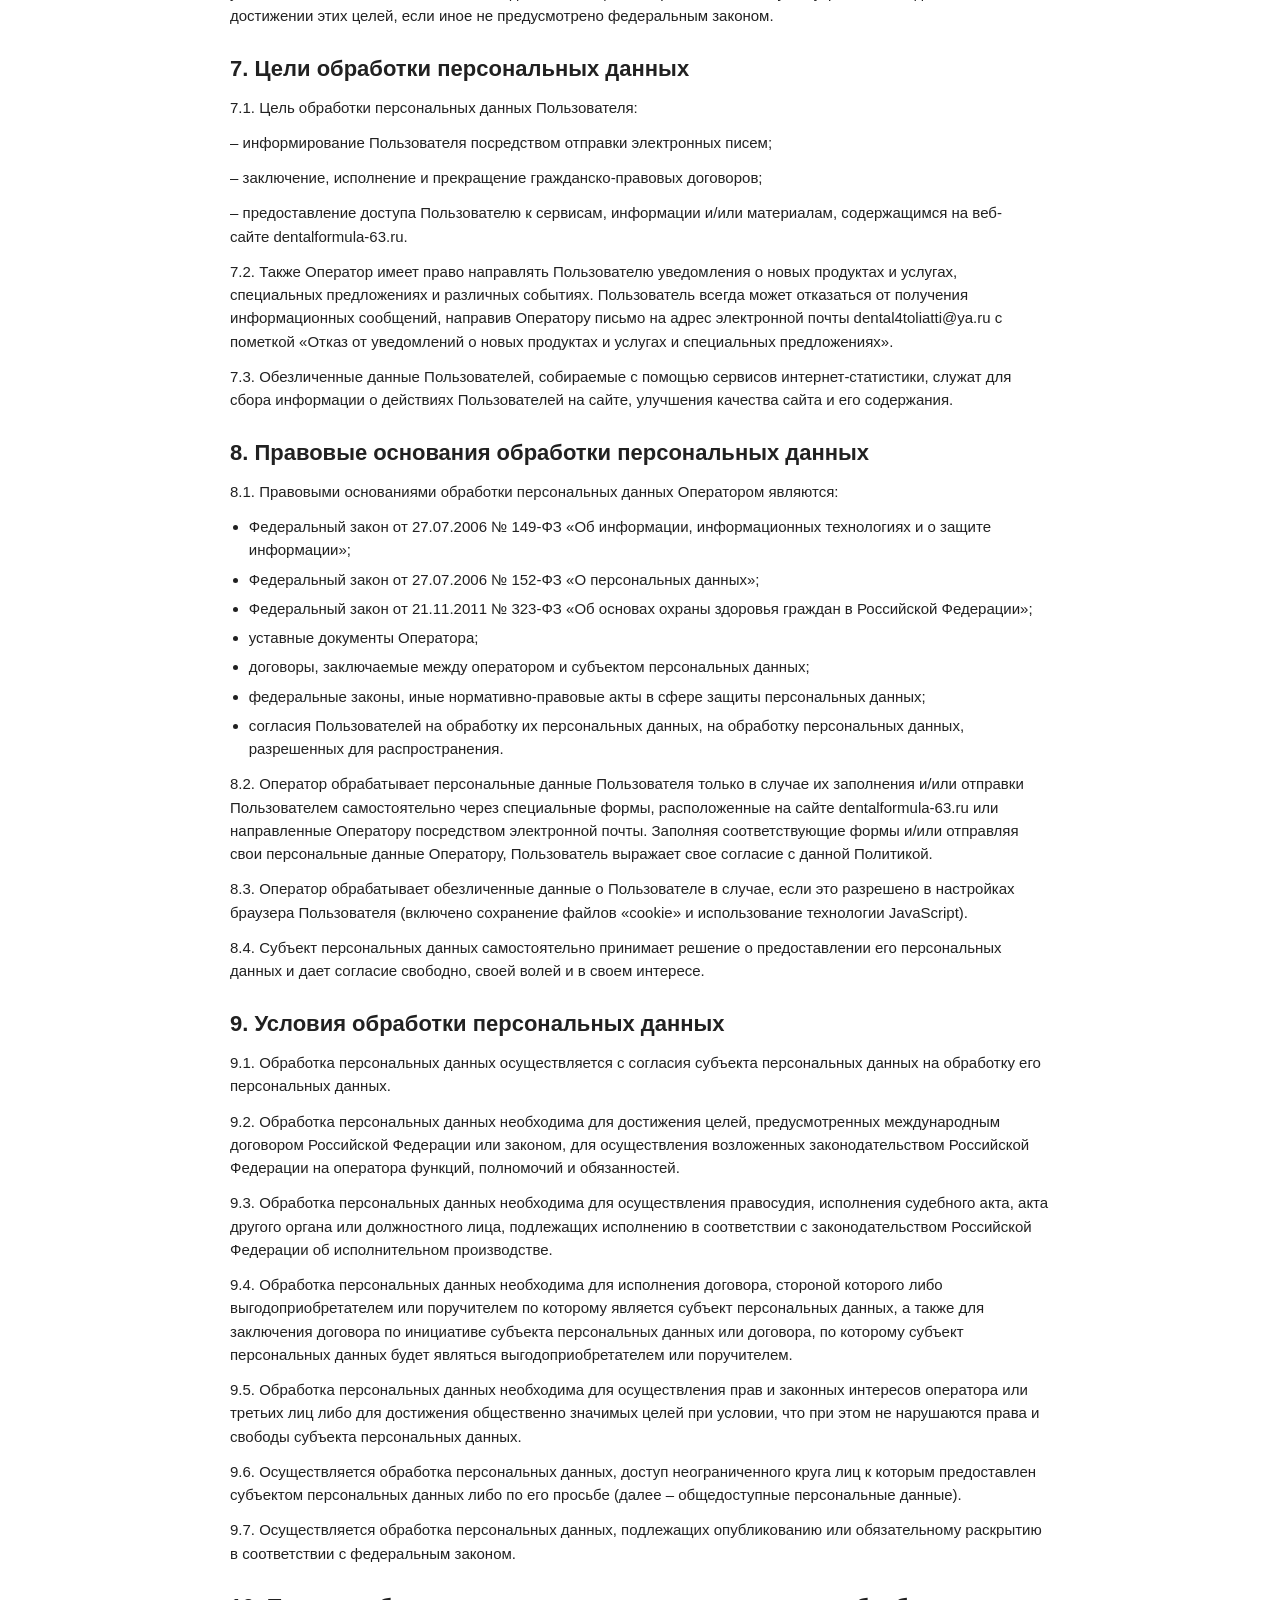
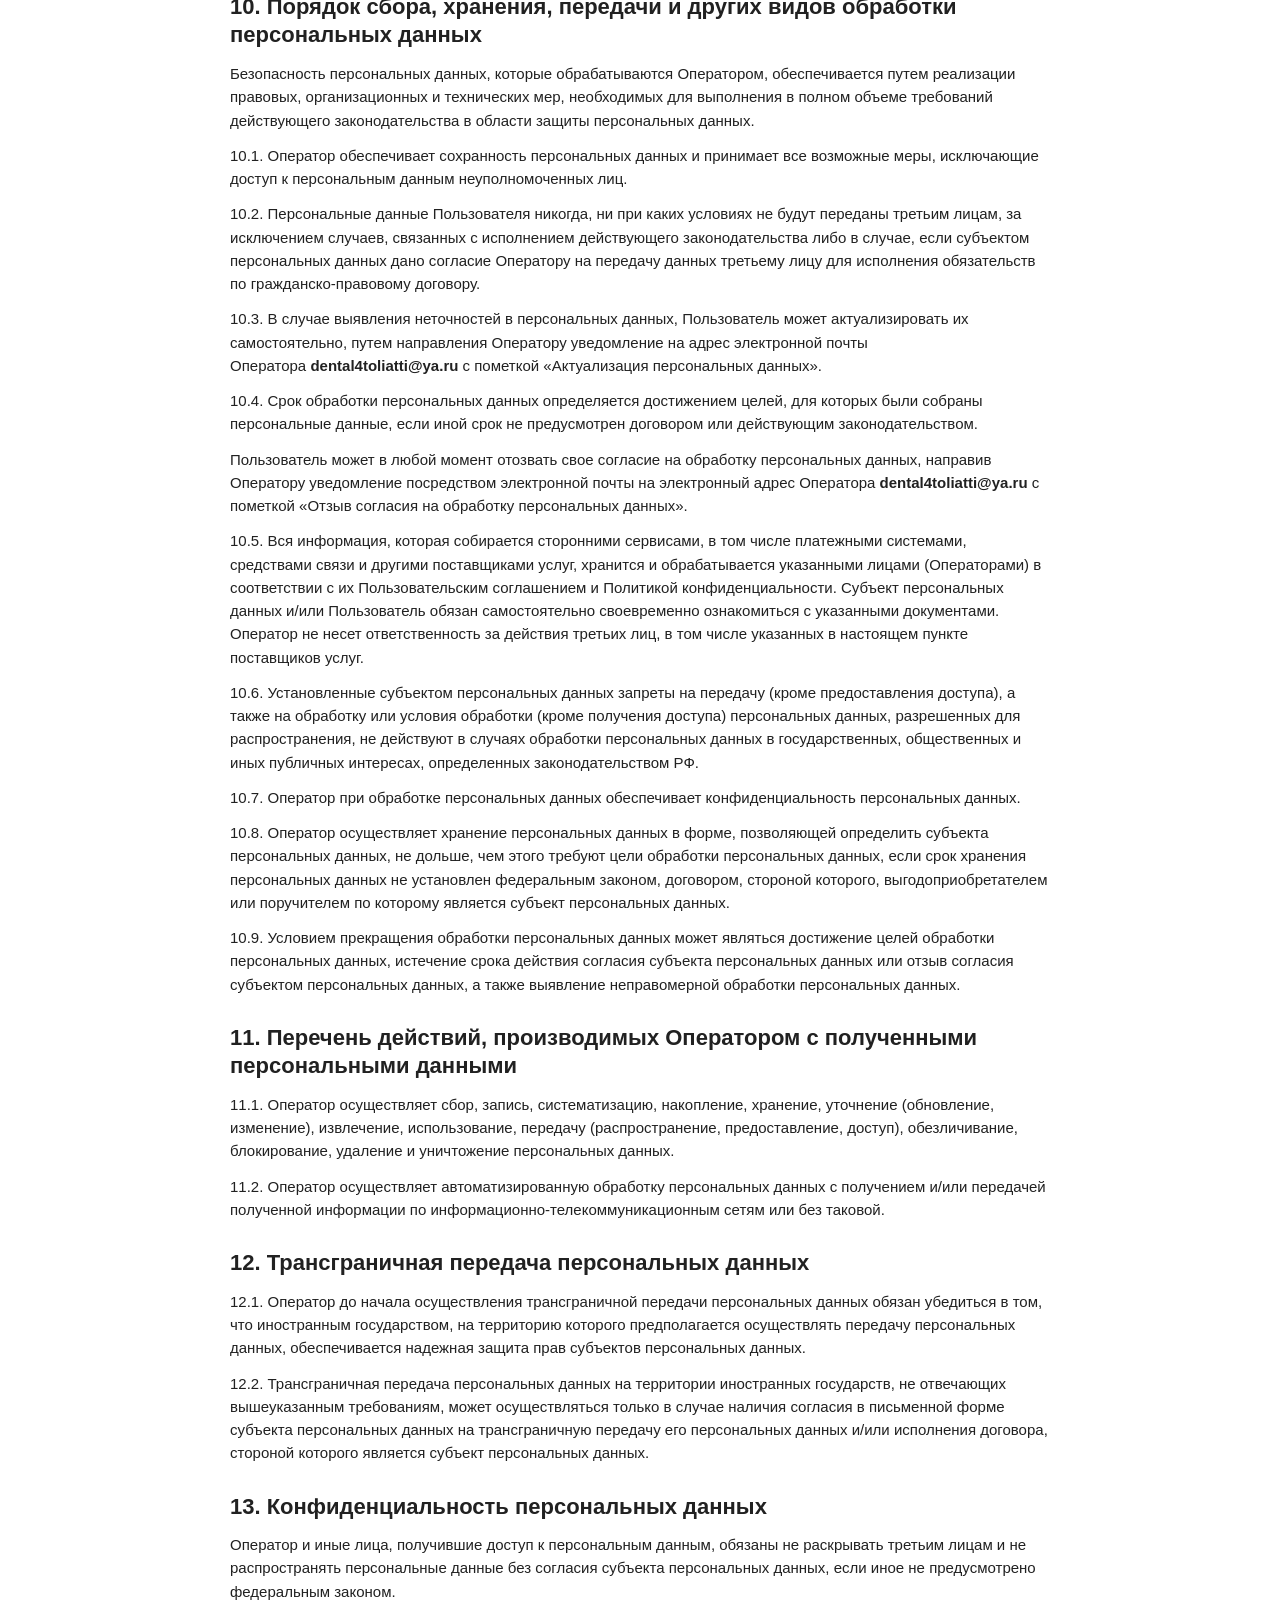
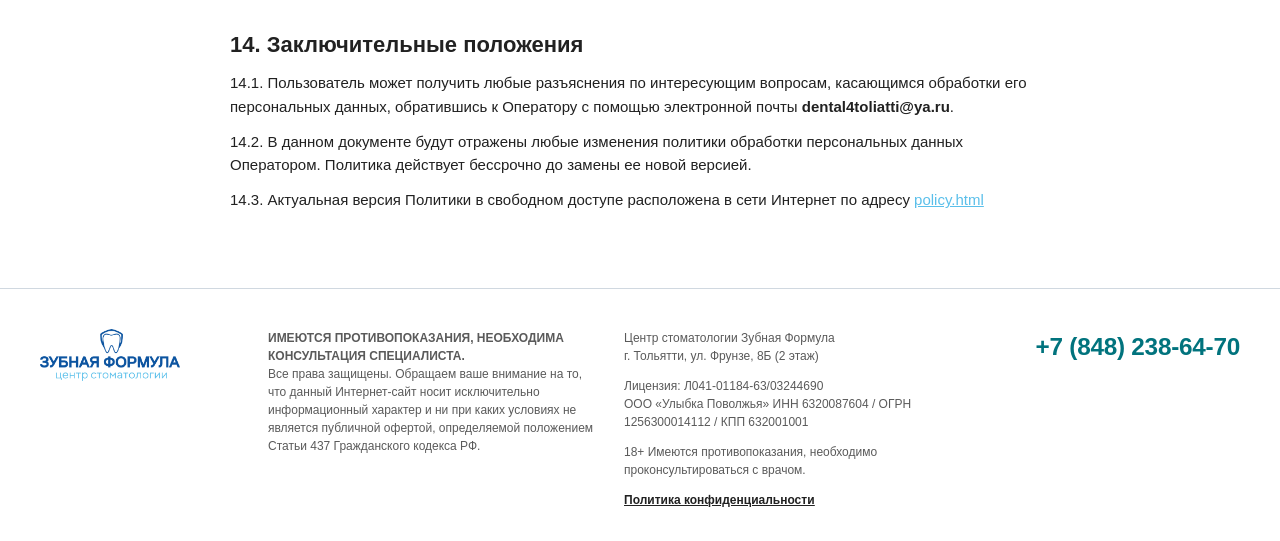
<file: policy.html>
<!DOCTYPE html>
<html lang="ru">
<head>
  <meta charset="UTF-8">
  <meta name="viewport" content="width=device-width, initial-scale=1.0">
  <meta name="format-detection" content="telephone=no">
  <title>Политика конфиденциальности — Зубная Формула</title>
  <link rel="icon" type="image/png" href="assets/images/favicon-dental-formula.png">
  <link rel="stylesheet" href="https://static.tildacdn.com/css/fonts-tildasans.css">
  <link rel="stylesheet" href="css/styles.css">
</head>
<body>

  <header class="header">
    <div class="header__inner container">
      <a class="header__logo" href="index.html" aria-label="Зубная Формула — центр стоматологии">
        <img src="assets/images/logo-dental-formula.png" alt="Зубная Формула — центр стоматологии" width="989" height="368" loading="eager">
      </a>

      <div class="header__meta">
        <p class="header__hours">Ежедневно 9:00 – 21:00</p>
        <p class="header__address">
          <span class="header__sticker">г. Тольятти, ул. Фрунзе, 8Б (2 этаж)</span>
        </p>
      </div>

      <div class="header__actions">
        <a class="btn btn--primary" href="tel:+78482386470">Позвонить</a>
        <a class="header__btn btn btn--accent" href="index.html#consultation">Записаться</a>
      </div>
    </div>
  </header>

  <main class="legal-page">
    <div class="legal-page__inner container">
      <a class="legal-page__back" href="index.html">← На главную</a>
      <h1 class="legal-page__title">Политика в отношении обработки персональных данных</h1>

      <div class="legal-page__content">
        <h2>1. Общие положения</h2>
        <p>Настоящая политика обработки персональных данных составлена в соответствии с требованиями Федерального закона от 27.07.2006. №152-ФЗ «О персональных данных» (далее – Закон о персональных данных) и определяет порядок обработки персональных данных и меры по обеспечению безопасности персональных данных, предпринимаемые <strong>ООО «Улыбка Поволжья»</strong> (далее – Оператор).</p>
        <p>1.1. Оператор ставит своей важнейшей целью и условием осуществления своей деятельности соблюдение прав и свобод человека и гражданина при обработке его персональных данных, в том числе защиты прав на неприкосновенность частной жизни, личную и семейную тайну.</p>
        <p>1.2. Настоящая политика Оператора в отношении обработки персональных данных (далее – Политика) применяется ко всей информации, которую Оператор может получить о посетителях веб-сайта dentalformula-63.ru</p>
        <h2>2. Основные понятия, используемые в Политике</h2>
        <p>2.1. Автоматизированная обработка персональных данных – обработка персональных данных с помощью средств вычислительной техники.</p>
        <p>2.2. Блокирование персональных данных – временное прекращение обработки персональных данных (за исключением случаев, если обработка необходима для уточнения персональных данных).</p>
        <p>2.3. Веб-сайт – совокупность графических и информационных материалов, а также программ для ЭВМ и баз данных, обеспечивающих их доступность в сети интернет по сетевому адресу dentalformula-63.ru.</p>
        <p>2.4. Информационная система персональных данных — совокупность содержащихся в базах данных персональных данных, и обеспечивающих их обработку информационных технологий и технических средств.</p>
        <p>2.5. Обезличивание персональных данных — действия, в результате которых невозможно определить без использования дополнительной информации принадлежность персональных данных конкретному Пользователю или иному субъекту персональных данных.</p>
        <p>2.6. Обработка персональных данных – любое действие (операция) или совокупность действий (операций), совершаемых с использованием средств автоматизации или без использования таких средств с персональными данными, включая сбор, запись, систематизацию, накопление, хранение, уточнение (обновление, изменение), извлечение, использование, передачу (распространение, предоставление, доступ), обезличивание, блокирование, удаление, уничтожение персональных данных.</p>
        <p>2.7. Оператор – государственный орган, муниципальный орган, юридическое или физическое лицо, самостоятельно или совместно с другими лицами организующие и (или) осуществляющие обработку персональных данных, а также определяющие цели обработки персональных данных, состав персональных данных, подлежащих обработке, действия (операции), совершаемые с персональными данными.</p>
        <p>2.8. Персональные данные – любая информация, относящаяся прямо или косвенно к определенному или определяемому Пользователю веб-сайта dentalformula-63.ru.</p>
        <p>2.9. Персональные данные, разрешенные субъектом персональных данных для распространения, – персональные данные, доступ неограниченного круга лиц к которым предоставлен субъектом персональных данных путем дачи согласия на обработку персональных данных, разрешенных субъектом персональных данных для распространения в порядке, предусмотренном Законом о персональных данных (далее – персональные данные, разрешенные для распространения).</p>
        <p>2.10. Пользователь – любой посетитель веб-сайта dentalformula-63.ru.</p>
        <p>2.11. Предоставление персональных данных – действия, направленные на раскрытие персональных данных определенному лицу или определенному кругу лиц.</p>
        <p>2.12. Распространение персональных данных – любые действия, направленные на раскрытие персональных данных неопределенному кругу лиц (передача персональных данных) или на ознакомление с персональными данными неограниченного круга лиц, в том числе обнародование персональных данных в средствах массовой информации, размещение в информационно-телекоммуникационных сетях или предоставление доступа к персональным данным каким-либо иным способом.</p>
        <p>2.13. Трансграничная передача персональных данных – передача персональных данных на территорию иностранного государства органу власти иностранного государства, иностранному физическому или иностранному юридическому лицу.</p>
        <p>2.14. Уничтожение персональных данных – любые действия, в результате которых персональные данные уничтожаются безвозвратно с невозможностью дальнейшего восстановления содержания персональных данных в информационной системе персональных данных и (или) уничтожаются материальные носители персональных данных.</p>
        <h2>3. Основные права и обязанности Оператора</h2>
        <p>3.1. Оператор имеет право:</p>
        <p>– получать от субъекта персональных данных достоверные информацию и/или документы, содержащие персональные данные;</p>
        <p>– в случае отзыва субъектом персональных данных согласия на обработку персональных данных Оператор вправе продолжить обработку персональных данных без согласия субъекта персональных данных при наличии оснований, указанных в Законе о персональных данных;</p>
        <p>– самостоятельно определять состав и перечень мер, необходимых и достаточных для обеспечения выполнения обязанностей, предусмотренных Законом о персональных данных и принятыми в соответствии с ним нормативными правовыми актами, если иное не предусмотрено Законом о персональных данных или другими федеральными законами.</p>
        <p>3.2. Оператор обязан:</p>
        <p>– предоставлять субъекту персональных данных по его просьбе информацию, касающуюся обработки его персональных данных;</p>
        <p>– организовывать обработку персональных данных в порядке, установленном действующим законодательством РФ;</p>
        <p>– отвечать на обращения и запросы субъектов персональных данных и их законных представителей в соответствии с требованиями Закона о персональных данных;</p>
        <p>– сообщать в уполномоченный орган по защите прав субъектов персональных данных по запросу этого органа необходимую информацию в течение 30 дней с даты получения такого запроса;</p>
        <p>– публиковать или иным образом обеспечивать неограниченный доступ к настоящей Политике в отношении обработки персональных данных;</p>
        <p>– принимать правовые, организационные и технические меры для защиты персональных данных от неправомерного или случайного доступа к ним, уничтожения, изменения, блокирования, копирования, предоставления, распространения персональных данных, а также от иных неправомерных действий в отношении персональных данных;</p>
        <p>– прекратить передачу (распространение, предоставление, доступ) персональных данных, прекратить обработку и уничтожить персональные данные в порядке и случаях, предусмотренных Законом о персональных данных;</p>
        <p>– исполнять иные обязанности, предусмотренные Законом о персональных данных.</p>
        <h2>4. Основные права и обязанности субъектов персональных данных</h2>
        <p>4.1. Субъекты персональных данных имеют право:</p>
        <p>– получать информацию, касающуюся обработки его персональных данных, за исключением случаев, предусмотренных федеральными законами. Сведения предоставляются субъекту персональных данных Оператором в доступной форме, и в них не должны содержаться персональные данные, относящиеся к другим субъектам персональных данных, за исключением случаев, когда имеются законные основания для раскрытия таких персональных данных. Перечень информации и порядок ее получения установлен Законом о персональных данных;</p>
        <p>– требовать от оператора уточнения его персональных данных, их блокирования или уничтожения в случае, если персональные данные являются неполными, устаревшими, неточными, незаконно полученными или не являются необходимыми для заявленной цели обработки, а также принимать предусмотренные законом меры по защите своих прав;</p>
        <p>– выдвигать условие предварительного согласия при обработке персональных данных в целях продвижения на рынке товаров, работ и услуг;</p>
        <p>– на отзыв согласия на обработку персональных данных;</p>
        <p>– обжаловать в уполномоченный орган по защите прав субъектов персональных данных или в судебном порядке неправомерные действия или бездействие Оператора при обработке его персональных данных;</p>
        <p>– на осуществление иных прав, предусмотренных законодательством РФ.</p>
        <p>4.2. Субъекты персональных данных обязаны:</p>
        <p>– предоставлять Оператору достоверные данные о себе;</p>
        <p>– сообщать Оператору об уточнении (обновлении, изменении) своих персональных данных.</p>
        <p>4.3. Лица, передавшие Оператору недостоверные сведения о себе, либо сведения о другом субъекте персональных данных без согласия последнего, несут ответственность в соответствии с законодательством РФ.</p>
        <h2>5. Оператор может обрабатывать следующие персональные данные Пользователя</h2>
        <p>5.1. Фамилия, имя, отчество.</p>
        <p>5.2. Электронный адрес.</p>
        <p>5.3. Номера телефонов.</p>
        <p>5.4. Также на сайте происходит сбор и обработка обезличенных данных о посетителях (в т.ч. файлов «cookie») с помощью сервисов интернет-статистики (Яндекс Метрика и Гугл Аналитика и других).</p>
        <p>5.5. Вышеперечисленные данные далее по тексту Политики объединены общим понятием Персональные данные.</p>
        <p>5.6. Обработка специальных категорий персональных данных, касающихся расовой, национальной принадлежности, политических взглядов, религиозных или философских убеждений, интимной жизни, Оператором не осуществляется.</p>
        <p>5.7. Обработка персональных данных, разрешенных для распространения, из числа специальных категорий персональных данных, указанных в ч. 1 ст. 10 Закона о персональных данных, допускается, если соблюдаются запреты и условия, предусмотренные ст. 10.1 Закона о персональных данных.</p>
        <p>5.8. Согласие Пользователя на обработку персональных данных, разрешенных для распространения, оформляется отдельно от других согласий на обработку его персональных данных. При этом соблюдаются условия, предусмотренные, в частности, ст. 10.1 Закона о персональных данных. Требования к содержанию такого согласия устанавливаются уполномоченным органом по защите прав субъектов персональных данных.</p>
        <p>5.8.1 Согласие на обработку персональных данных, разрешенных для распространения, Пользователь предоставляет Оператору непосредственно.</p>
        <p>5.8.2 Оператор обязан в срок не позднее трех рабочих дней с момента получения указанного согласия Пользователя опубликовать информацию об условиях обработки, о наличии запретов и условий на обработку неограниченным кругом лиц персональных данных, разрешенных для распространения.</p>
        <p>5.8.3 Передача (распространение, предоставление, доступ) персональных данных, разрешенных субъектом персональных данных для распространения, должна быть прекращена в любое время по требованию субъекта персональных данных. Данное требование должно включать в себя фамилию, имя, отчество (при наличии), контактную информацию (номер телефона, адрес электронной почты или почтовый адрес) субъекта персональных данных, а также перечень персональных данных, обработка которых подлежит прекращению. Указанные в данном требовании персональные данные могут обрабатываться только Оператором, которому оно направлено.</p>
        <p>5.8.4 Согласие на обработку персональных данных, разрешенных для распространения, прекращает свое действие с момента поступления Оператору требования, указанного в п. 5.8.3 настоящей Политики в отношении обработки персональных данных.</p>
        <h2>6. Принципы обработки персональных данных</h2>
        <p>6.1. Обработка персональных данных осуществляется на законной и справедливой основе.</p>
        <p>6.2. Обработка персональных данных ограничивается достижением конкретных, заранее определенных и законных целей. Не допускается обработка персональных данных, несовместимая с целями сбора персональных данных.</p>
        <p>6.3. Не допускается объединение баз данных, содержащих персональные данные, обработка которых осуществляется в целях, несовместимых между собой.</p>
        <p>6.4. Обработке подлежат только персональные данные, которые отвечают целям их обработки.</p>
        <p>6.5. Содержание и объем обрабатываемых персональных данных соответствуют заявленным целям обработки. Не допускается избыточность обрабатываемых персональных данных по отношению к заявленным целям их обработки.</p>
        <p>6.6. При обработке персональных данных обеспечивается точность персональных данных, их достаточность, а в необходимых случаях и актуальность по отношению к целям обработки персональных данных. Оператор принимает необходимые меры и/или обеспечивает их принятие по удалению или уточнению неполных или неточных данных.</p>
        <p>6.7. Хранение персональных данных осуществляется в форме, позволяющей определить субъекта персональных данных, не дольше, чем этого требуют цели обработки персональных данных, если срок хранения персональных данных не установлен федеральным законом, договором, стороной которого, выгодоприобретателем или поручителем по которому является субъект персональных данных. Обрабатываемые персональные данные уничтожаются либо обезличиваются по достижении целей обработки или в случае утраты необходимости в достижении этих целей, если иное не предусмотрено федеральным законом.</p>
        <h2>7. Цели обработки персональных данных</h2>
        <p>7.1. Цель обработки персональных данных Пользователя:</p>
        <p>– информирование Пользователя посредством отправки электронных писем;</p>
        <p>– заключение, исполнение и прекращение гражданско-правовых договоров;</p>
        <p>– предоставление доступа Пользователю к сервисам, информации и/или материалам, содержащимся на веб-сайте dentalformula-63.ru.</p>
        <p>7.2. Также Оператор имеет право направлять Пользователю уведомления о новых продуктах и услугах, специальных предложениях и различных событиях. Пользователь всегда может отказаться от получения информационных сообщений, направив Оператору письмо на адрес электронной почты dental4toliatti@ya.ru с пометкой «Отказ от уведомлений о новых продуктах и услугах и специальных предложениях».</p>
        <p>7.3. Обезличенные данные Пользователей, собираемые с помощью сервисов интернет-статистики, служат для сбора информации о действиях Пользователей на сайте, улучшения качества сайта и его содержания.</p>
        <h2>8. Правовые основания обработки персональных данных</h2>
        <p>8.1. Правовыми основаниями обработки персональных данных Оператором являются:</p>
        <ul>
          <li>Федеральный закон от 27.07.2006 № 149-ФЗ «Об информации, информационных технологиях и о защите информации»;</li>
          <li>Федеральный закон от 27.07.2006 № 152-ФЗ «О персональных данных»;</li>
          <li>Федеральный закон от 21.11.2011 № 323-ФЗ «Об основах охраны здоровья граждан в Российской Федерации»;</li>
          <li>уставные документы Оператора;</li>
          <li>договоры, заключаемые между оператором и субъектом персональных данных;</li>
          <li>федеральные законы, иные нормативно-правовые акты в сфере защиты персональных данных;</li>
          <li>согласия Пользователей на обработку их персональных данных, на обработку персональных данных, разрешенных для распространения.</li>
        </ul>
        <p>8.2. Оператор обрабатывает персональные данные Пользователя только в случае их заполнения и/или отправки Пользователем самостоятельно через специальные формы, расположенные на сайте dentalformula-63.ru или направленные Оператору посредством электронной почты. Заполняя соответствующие формы и/или отправляя свои персональные данные Оператору, Пользователь выражает свое согласие с данной Политикой.</p>
        <p>8.3. Оператор обрабатывает обезличенные данные о Пользователе в случае, если это разрешено в настройках браузера Пользователя (включено сохранение файлов «cookie» и использование технологии JavaScript).</p>
        <p>8.4. Субъект персональных данных самостоятельно принимает решение о предоставлении его персональных данных и дает согласие свободно, своей волей и в своем интересе.</p>
        <h2>9. Условия обработки персональных данных</h2>
        <p>9.1. Обработка персональных данных осуществляется с согласия субъекта персональных данных на обработку его персональных данных.</p>
        <p>9.2. Обработка персональных данных необходима для достижения целей, предусмотренных международным договором Российской Федерации или законом, для осуществления возложенных законодательством Российской Федерации на оператора функций, полномочий и обязанностей.</p>
        <p>9.3. Обработка персональных данных необходима для осуществления правосудия, исполнения судебного акта, акта другого органа или должностного лица, подлежащих исполнению в соответствии с законодательством Российской Федерации об исполнительном производстве.</p>
        <p>9.4. Обработка персональных данных необходима для исполнения договора, стороной которого либо выгодоприобретателем или поручителем по которому является субъект персональных данных, а также для заключения договора по инициативе субъекта персональных данных или договора, по которому субъект персональных данных будет являться выгодоприобретателем или поручителем.</p>
        <p>9.5. Обработка персональных данных необходима для осуществления прав и законных интересов оператора или третьих лиц либо для достижения общественно значимых целей при условии, что при этом не нарушаются права и свободы субъекта персональных данных.</p>
        <p>9.6. Осуществляется обработка персональных данных, доступ неограниченного круга лиц к которым предоставлен субъектом персональных данных либо по его просьбе (далее – общедоступные персональные данные).</p>
        <p>9.7. Осуществляется обработка персональных данных, подлежащих опубликованию или обязательному раскрытию в соответствии с федеральным законом.</p>
        <h2>10. Порядок сбора, хранения, передачи и других видов обработки персональных данных</h2>
        <p>Безопасность персональных данных, которые обрабатываются Оператором, обеспечивается путем реализации правовых, организационных и технических мер, необходимых для выполнения в полном объеме требований действующего законодательства в области защиты персональных данных.</p>
        <p>10.1. Оператор обеспечивает сохранность персональных данных и принимает все возможные меры, исключающие доступ к персональным данным неуполномоченных лиц.</p>
        <p>10.2. Персональные данные Пользователя никогда, ни при каких условиях не будут переданы третьим лицам, за исключением случаев, связанных с исполнением действующего законодательства либо в случае, если субъектом персональных данных дано согласие Оператору на передачу данных третьему лицу для исполнения обязательств по гражданско-правовому договору.</p>
        <p>10.3. В случае выявления неточностей в персональных данных, Пользователь может актуализировать их самостоятельно, путем направления Оператору уведомление на адрес электронной почты Оператора <strong>dental4toliatti@ya.ru</strong> с пометкой «Актуализация персональных данных».</p>
        <p>10.4. Срок обработки персональных данных определяется достижением целей, для которых были собраны персональные данные, если иной срок не предусмотрен договором или действующим законодательством.</p>
        <p>Пользователь может в любой момент отозвать свое согласие на обработку персональных данных, направив Оператору уведомление посредством электронной почты на электронный адрес Оператора <strong>dental4toliatti@ya.ru</strong> с пометкой «Отзыв согласия на обработку персональных данных».</p>
        <p>10.5. Вся информация, которая собирается сторонними сервисами, в том числе платежными системами, средствами связи и другими поставщиками услуг, хранится и обрабатывается указанными лицами (Операторами) в соответствии с их Пользовательским соглашением и Политикой конфиденциальности. Субъект персональных данных и/или Пользователь обязан самостоятельно своевременно ознакомиться с указанными документами. Оператор не несет ответственность за действия третьих лиц, в том числе указанных в настоящем пункте поставщиков услуг.</p>
        <p>10.6. Установленные субъектом персональных данных запреты на передачу (кроме предоставления доступа), а также на обработку или условия обработки (кроме получения доступа) персональных данных, разрешенных для распространения, не действуют в случаях обработки персональных данных в государственных, общественных и иных публичных интересах, определенных законодательством РФ.</p>
        <p>10.7. Оператор при обработке персональных данных обеспечивает конфиденциальность персональных данных.</p>
        <p>10.8. Оператор осуществляет хранение персональных данных в форме, позволяющей определить субъекта персональных данных, не дольше, чем этого требуют цели обработки персональных данных, если срок хранения персональных данных не установлен федеральным законом, договором, стороной которого, выгодоприобретателем или поручителем по которому является субъект персональных данных.</p>
        <p>10.9. Условием прекращения обработки персональных данных может являться достижение целей обработки персональных данных, истечение срока действия согласия субъекта персональных данных или отзыв согласия субъектом персональных данных, а также выявление неправомерной обработки персональных данных.</p>
        <h2>11. Перечень действий, производимых Оператором с полученными персональными данными</h2>
        <p>11.1. Оператор осуществляет сбор, запись, систематизацию, накопление, хранение, уточнение (обновление, изменение), извлечение, использование, передачу (распространение, предоставление, доступ), обезличивание, блокирование, удаление и уничтожение персональных данных.</p>
        <p>11.2. Оператор осуществляет автоматизированную обработку персональных данных с получением и/или передачей полученной информации по информационно-телекоммуникационным сетям или без таковой.</p>
        <h2>12. Трансграничная передача персональных данных</h2>
        <p>12.1. Оператор до начала осуществления трансграничной передачи персональных данных обязан убедиться в том, что иностранным государством, на территорию которого предполагается осуществлять передачу персональных данных, обеспечивается надежная защита прав субъектов персональных данных.</p>
        <p>12.2. Трансграничная передача персональных данных на территории иностранных государств, не отвечающих вышеуказанным требованиям, может осуществляться только в случае наличия согласия в письменной форме субъекта персональных данных на трансграничную передачу его персональных данных и/или исполнения договора, стороной которого является субъект персональных данных.</p>
        <h2>13. Конфиденциальность персональных данных</h2>
        <p>Оператор и иные лица, получившие доступ к персональным данным, обязаны не раскрывать третьим лицам и не распространять персональные данные без согласия субъекта персональных данных, если иное не предусмотрено федеральным законом.</p>
        <h2>14. Заключительные положения</h2>
        <p>14.1. Пользователь может получить любые разъяснения по интересующим вопросам, касающимся обработки его персональных данных, обратившись к Оператору с помощью электронной почты <strong>dental4toliatti@ya.ru</strong>.</p>
        <p>14.2. В данном документе будут отражены любые изменения политики обработки персональных данных Оператором. Политика действует бессрочно до замены ее новой версией.</p>
        <p>14.3. Актуальная версия Политики в свободном доступе расположена в сети Интернет по адресу <a href="policy.html">policy.html</a></p>
      </div>
    </div>
  </main>

  <footer class="footer">
    <div class="footer__inner container">
      <a class="footer__logo" href="index.html">
        <img src="assets/images/logo-dental-formula.png" alt="Зубная Формула — центр стоматологии" width="989" height="368" loading="lazy">
      </a>

      <div class="footer__legal">
        <p><strong>ИМЕЮТСЯ ПРОТИВОПОКАЗАНИЯ, НЕОБХОДИМА КОНСУЛЬТАЦИЯ СПЕЦИАЛИСТА.</strong><br>
        Все права защищены. Обращаем ваше внимание на то, что данный Интернет-сайт носит исключительно информационный характер и ни при каких условиях не является публичной офертой, определяемой положением Статьи 437 Гражданского кодекса РФ.</p>
      </div>

      <div class="footer__company">
        <p>Центр стоматологии Зубная Формула<br>
        г. Тольятти, ул. Фрунзе, 8Б (2 этаж)</p>
        <p>Лицензия: Л041-01184-63/03244690<br>
        ООО «Улыбка Поволжья» ИНН 6320087604 / ОГРН 1256300014112 / КПП 632001001</p>
        <p>18+ Имеются противопоказания, необходимо проконсультироваться с врачом.</p>
        <a class="footer__policy" href="policy.html"><strong><u>Политика конфиденциальности</u></strong></a>
      </div>

      <div class="footer__contacts">
        <a class="footer__phone" href="tel:+78482386470">+7 (848) 238-64-70</a>
      </div>
    </div>
  </footer>

</body>
</html>
</file>
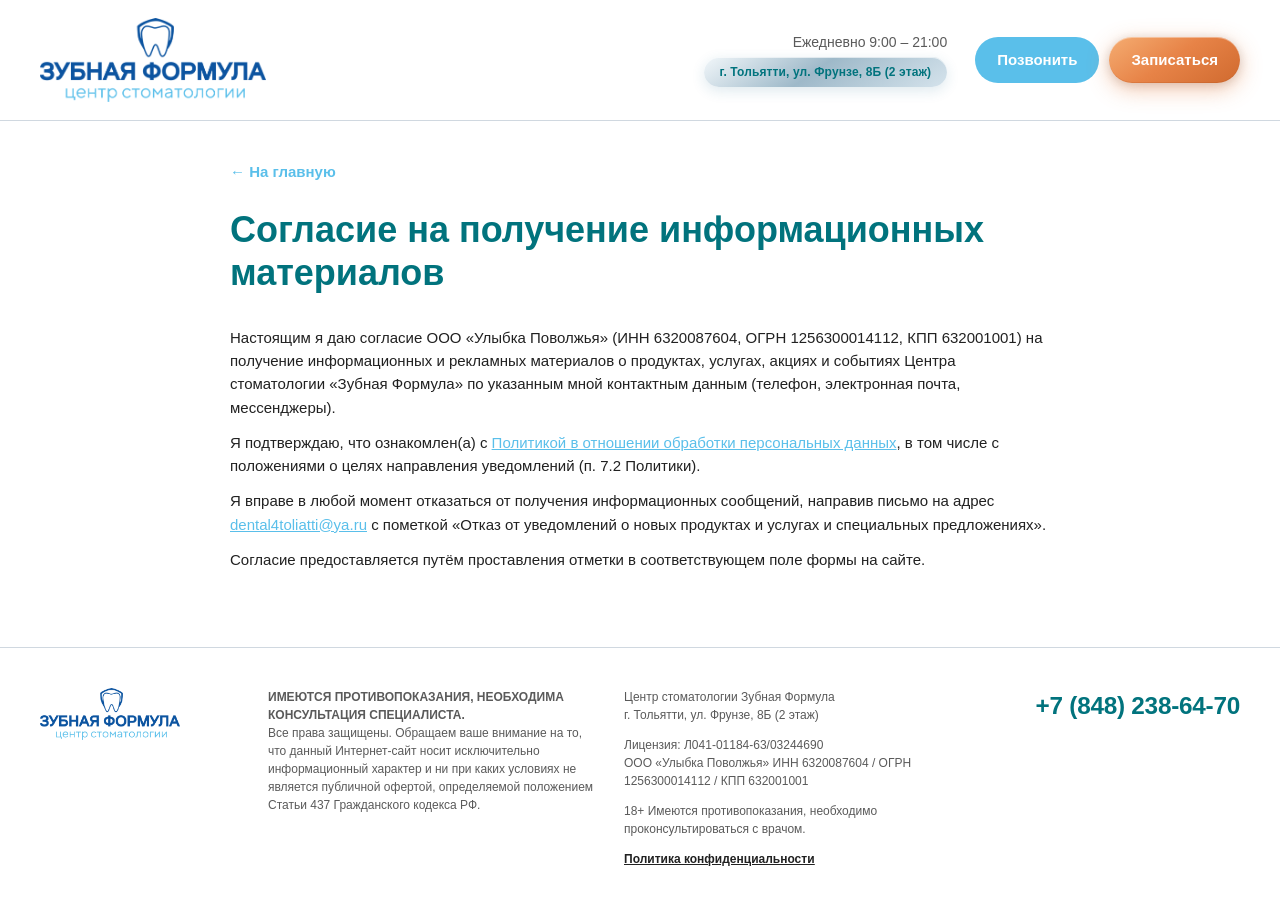
<file: rassylka.html>
<!DOCTYPE html>
<html lang="ru">
<head>
  <meta charset="UTF-8">
  <meta name="viewport" content="width=device-width, initial-scale=1.0">
  <meta name="format-detection" content="telephone=no">
  <title>Согласие на получение информационных материалов — Зубная Формула</title>
  <link rel="icon" type="image/png" href="assets/images/favicon-dental-formula.png">
  <link rel="stylesheet" href="https://static.tildacdn.com/css/fonts-tildasans.css">
  <link rel="stylesheet" href="css/styles.css">
</head>
<body>

  <header class="header">
    <div class="header__inner container">
      <a class="header__logo" href="index.html" aria-label="Зубная Формула — центр стоматологии">
        <img src="assets/images/logo-dental-formula.png" alt="Зубная Формула — центр стоматологии" width="989" height="368" loading="eager">
      </a>

      <div class="header__meta">
        <p class="header__hours">Ежедневно 9:00 – 21:00</p>
        <p class="header__address">
          <span class="header__sticker">г. Тольятти, ул. Фрунзе, 8Б (2 этаж)</span>
        </p>
      </div>

      <div class="header__actions">
        <a class="btn btn--primary" href="tel:+78482386470">Позвонить</a>
        <a class="header__btn btn btn--accent" href="index.html#consultation">Записаться</a>
      </div>
    </div>
  </header>

  <main class="legal-page">
    <div class="legal-page__inner container">
      <a class="legal-page__back" href="index.html">← На главную</a>
      <h1 class="legal-page__title">Согласие на получение информационных материалов</h1>

      <div class="legal-page__content">

        <p>Настоящим я даю согласие ООО «Улыбка Поволжья» (ИНН 6320087604, ОГРН 1256300014112, КПП 632001001) на получение информационных и рекламных материалов о продуктах, услугах, акциях и событиях Центра стоматологии «Зубная Формула» по указанным мной контактным данным (телефон, электронная почта, мессенджеры).</p>

        <p>Я подтверждаю, что ознакомлен(а) с <a href="policy.html">Политикой в отношении обработки персональных данных</a>, в том числе с положениями о целях направления уведомлений (п. 7.2 Политики).</p>

        <p>Я вправе в любой момент отказаться от получения информационных сообщений, направив письмо на адрес <a href="mailto:dental4toliatti@ya.ru">dental4toliatti@ya.ru</a> с пометкой «Отказ от уведомлений о новых продуктах и услугах и специальных предложениях».</p>

        <p>Согласие предоставляется путём проставления отметки в соответствующем поле формы на сайте.</p>

      </div>
    </div>
  </main>

  <footer class="footer">
    <div class="footer__inner container">
      <a class="footer__logo" href="index.html">
        <img src="assets/images/logo-dental-formula.png" alt="Зубная Формула — центр стоматологии" width="989" height="368" loading="lazy">
      </a>

      <div class="footer__legal">
        <p><strong>ИМЕЮТСЯ ПРОТИВОПОКАЗАНИЯ, НЕОБХОДИМА КОНСУЛЬТАЦИЯ СПЕЦИАЛИСТА.</strong><br>
        Все права защищены. Обращаем ваше внимание на то, что данный Интернет-сайт носит исключительно информационный характер и ни при каких условиях не является публичной офертой, определяемой положением Статьи 437 Гражданского кодекса РФ.</p>
      </div>

      <div class="footer__company">
        <p>Центр стоматологии Зубная Формула<br>
        г. Тольятти, ул. Фрунзе, 8Б (2 этаж)</p>
        <p>Лицензия: Л041-01184-63/03244690<br>
        ООО «Улыбка Поволжья» ИНН 6320087604 / ОГРН 1256300014112 / КПП 632001001</p>
        <p>18+ Имеются противопоказания, необходимо проконсультироваться с врачом.</p>
        <a class="footer__policy" href="policy.html"><strong><u>Политика конфиденциальности</u></strong></a>
      </div>

      <div class="footer__contacts">
        <a class="footer__phone" href="tel:+78482386470">+7 (848) 238-64-70</a>
      </div>
    </div>
  </footer>

</body>
</html>
</file>
<file: css/styles.css>
:root {
    --color-primary: #5abfea;
    --color-primary-dark: #0c54a0;
    --color-teal: #1e6c8e;
    --color-teal-dark: #01737d;
    --color-accent: #e78347;
    --color-accent-hover: #d06a2f;
    --color-accent-light: #f5ad72;
    --color-accent-dark: #c9622e;
    --color-accent-text: #ffffff;
    --color-accent-glow: rgba(231, 131, 71, 0.45);
    --color-accent-glow-strong: rgba(231, 131, 71, 0.62);
    --color-accent-ring: rgba(231, 131, 71, 0.3);
    --gradient-accent: linear-gradient(145deg, #f5ad72 0%, #e78347 48%, #d06a2f 100%);
    --gradient-accent-hover: linear-gradient(145deg, #f7b87e 0%, #eb8f4f 48%, #c9622e 100%);
    --gradient-accent-soft: linear-gradient(160deg, #f0a263 0%, #e78347 100%);
    --color-hero-text: #0c54a0;
    --color-hero-text-muted: rgba(12, 84, 160, 0.62);
    --color-promo: #0c54a0;
    --color-promo-dark: #083d78;
    --color-promo-light: #1a6bc4;
    --color-bg: #e2e8ef;
    --color-bg-light: #f6f6f6;
    --color-text: #212121;
    --color-text-muted: #5a5a5a;
    --color-white: #ffffff;
    --color-border: #d0d8e0;
    --font: "TildaSans", Arial, sans-serif;
    --container: 1200px;
    --header-h: 120px;
    --radius: 30px;
    --radius-sm: 8px;
    --shadow: 0 4px 24px rgba(0, 0, 0, 0.08);
}

*,
*::before,
*::after {
    box-sizing: border-box;
}

html {
    scroll-behavior: smooth;
}

body {
    margin: 0;
    font-family: var(--font);
    font-size: 16px;
    line-height: 1.5;
    color: var(--color-text);
    background: var(--color-white);
    overflow-x: clip;
}

img {
    max-width: 100%;
    height: auto;
    display: block;
}

a {
    color: inherit;
}

button,
input {
    font: inherit;
}

.container {
    width: min(100% - 32px, var(--container));
    margin-inline: auto;
}

.visually-hidden {
    position: absolute;
    width: 1px;
    height: 1px;
    padding: 0;
    margin: -1px;
    overflow: hidden;
    clip: rect(0, 0, 0, 0);
    white-space: nowrap;
    border: 0;
}

/* Buttons */
.btn {
    display: inline-flex;
    align-items: center;
    justify-content: center;
    gap: 8px;
    padding: 16px 32px;
    border: none;
    border-radius: var(--radius);
    font-weight: 600;
    font-size: 16px;
    line-height: 1.2;
    text-align: center;
    cursor: pointer;
    transition:
        background 0.2s,
        color 0.2s,
        border-color 0.2s;
    text-decoration: none;
}

.btn--primary {
    background: var(--color-primary);
    color: var(--color-white);
}

.btn--primary:hover {
    background: var(--color-primary-dark);
}

.btn--accent {
    background: var(--gradient-accent);
    color: var(--color-accent-text);
    font-size: 18px;
    font-weight: 700;
    padding: 20px 36px;
    box-shadow:
        inset 0 1px 0 rgba(255, 255, 255, 0.38),
        inset 0 -1px 0 rgba(160, 70, 20, 0.18),
        0 6px 22px var(--color-accent-glow),
        0 2px 8px rgba(18, 42, 61, 0.16);
}

.btn--accent:hover {
    background: var(--gradient-accent-hover);
}

/* CTA: shimmer + hover lift (hero — чуть сильнее свечение) */
.btn--accent,
.btn--hero {
    position: relative;
    overflow: hidden;
    transition:
        background 0.2s,
        color 0.2s,
        transform 0.2s ease,
        box-shadow 0.2s ease;
}

.btn--accent > *,
.btn--hero > *,
.btn--pulse > * {
    position: relative;
    z-index: 1;
}

.btn--accent::after,
.btn--hero::after {
    content: "";
    position: absolute;
    inset: -1px;
    z-index: 0;
    background: linear-gradient(
        105deg,
        transparent 46%,
        rgba(255, 255, 255, 0.38) 50%,
        transparent 54%
    );
    transform: translate3d(-130%, 0, 0) skewX(-16deg);
    pointer-events: none;
    will-change: transform;
    -webkit-backface-visibility: hidden;
    backface-visibility: hidden;
}

.header__btn.btn--accent::after {
    -webkit-animation: btn-shimmer 6.5s linear infinite;
    animation: btn-shimmer 6.5s linear infinite;
}

.btn--accent:not(.header__btn):not(.btn--pulse)::after,
.btn--hero::after {
    -webkit-animation: btn-shimmer 6.5s linear 3.4s infinite;
    animation: btn-shimmer 6.5s linear 3.4s infinite;
}

.btn--hero {
    -webkit-animation: btn-glow-pulse 2.8s ease-in-out infinite;
    animation: btn-glow-pulse 2.8s ease-in-out infinite;
}

.btn--accent:hover,
.btn--hero:hover {
    transform: translateY(-3px);
    box-shadow:
        inset 0 1px 0 rgba(255, 255, 255, 0.5),
        0 10px 28px var(--color-accent-glow-strong),
        0 4px 12px rgba(18, 42, 61, 0.2);
}

@media (hover: hover) and (pointer: fine) {
    .btn--hero:hover {
        animation: none;
    }
}

.btn--accent:active,
.btn--hero:active {
    transform: translateY(-1px);
    transition-duration: 0.08s;
}

/* Заметная пульсация для ключевых CTA (работает без hover — важно для мобилки) */
.btn--pulse {
    overflow: visible;
    -webkit-animation: btn-pulse-glow 2.2s ease-in-out infinite;
    animation: btn-pulse-glow 2.2s ease-in-out infinite;
}

.btn--accent.btn--pulse::after {
    display: none;
}

.btn--pulse::before {
    content: "";
    position: absolute;
    inset: -6px;
    z-index: 0;
    border: 2px solid rgba(231, 131, 71, 0.72);
    border-radius: inherit;
    pointer-events: none;
    -webkit-animation: btn-pulse-ring 2.2s cubic-bezier(0.22, 1, 0.36, 1) infinite;
    animation: btn-pulse-ring 2.2s cubic-bezier(0.22, 1, 0.36, 1) infinite;
}

@-webkit-keyframes btn-pulse-glow {
    0%,
    100% {
        box-shadow:
            inset 0 1px 0 rgba(255, 255, 255, 0.42),
            0 6px 20px var(--color-accent-glow),
            0 2px 8px rgba(18, 42, 61, 0.16);
    }
    50% {
        box-shadow:
            inset 0 1px 0 rgba(255, 255, 255, 0.55),
            0 12px 36px var(--color-accent-glow-strong),
            0 0 0 6px var(--color-accent-ring);
    }
}

@keyframes btn-pulse-glow {
    0%,
    100% {
        box-shadow:
            inset 0 1px 0 rgba(255, 255, 255, 0.42),
            0 6px 20px var(--color-accent-glow),
            0 2px 8px rgba(18, 42, 61, 0.16);
    }
    50% {
        box-shadow:
            inset 0 1px 0 rgba(255, 255, 255, 0.55),
            0 12px 36px var(--color-accent-glow-strong),
            0 0 0 6px var(--color-accent-ring);
    }
}

@-webkit-keyframes btn-pulse-ring {
    0% {
        opacity: 0.85;
        -webkit-transform: scale(1);
        transform: scale(1);
    }
    100% {
        opacity: 0;
        -webkit-transform: scale(1.14);
        transform: scale(1.14);
    }
}

@keyframes btn-pulse-ring {
    0% {
        opacity: 0.85;
        transform: scale(1);
    }
    100% {
        opacity: 0;
        transform: scale(1.14);
    }
}

@-webkit-keyframes btn-shimmer {
    0% {
        -webkit-transform: translate3d(-130%, 0, 0) skewX(-16deg);
        transform: translate3d(-130%, 0, 0) skewX(-16deg);
    }
    22% {
        -webkit-transform: translate3d(130%, 0, 0) skewX(-16deg);
        transform: translate3d(130%, 0, 0) skewX(-16deg);
    }
    22.01%,
    100% {
        -webkit-transform: translate3d(-130%, 0, 0) skewX(-16deg);
        transform: translate3d(-130%, 0, 0) skewX(-16deg);
    }
}

@keyframes btn-shimmer {
    0% {
        transform: translate3d(-130%, 0, 0) skewX(-16deg);
    }
    22% {
        transform: translate3d(130%, 0, 0) skewX(-16deg);
    }
    22.01%,
    100% {
        transform: translate3d(-130%, 0, 0) skewX(-16deg);
    }
}

@-webkit-keyframes btn-glow-pulse {
    0%,
    100% {
        box-shadow:
            inset 0 1px 0 rgba(255, 255, 255, 0.42),
            0 8px 26px var(--color-accent-glow),
            0 3px 10px rgba(18, 42, 61, 0.18);
    }
    50% {
        box-shadow:
            inset 0 1px 0 rgba(255, 255, 255, 0.42),
            0 10px 34px var(--color-accent-glow-strong),
            0 4px 14px rgba(18, 42, 61, 0.22);
    }
}

@keyframes btn-glow-pulse {
    0%,
    100% {
        box-shadow:
            inset 0 1px 0 rgba(255, 255, 255, 0.42),
            0 8px 26px var(--color-accent-glow),
            0 3px 10px rgba(18, 42, 61, 0.18);
    }
    50% {
        box-shadow:
            inset 0 1px 0 rgba(255, 255, 255, 0.42),
            0 10px 34px var(--color-accent-glow-strong),
            0 4px 14px rgba(18, 42, 61, 0.22);
    }
}

@media (prefers-reduced-motion: reduce) {
    .btn--accent::after,
    .btn--hero::after,
    .btn--hero {
        -webkit-animation: none;
        animation: none;
    }

    .btn--accent:hover,
    .btn--hero:hover {
        transform: none;
    }

    .btn--pulse,
    .btn--pulse::before {
        -webkit-animation: none;
        animation: none;
    }

    .marquee__track {
        -webkit-animation: none;
        animation: none;
    }
}

/* Тач-устройства: заметнее перелив, надёжный запуск анимаций в iOS Safari */
@media (hover: none) and (pointer: coarse) {
    .btn--accent:not(.btn--pulse)::after,
    .btn--hero::after {
        background: linear-gradient(
            105deg,
            transparent 46%,
            rgba(255, 255, 255, 0.48) 50%,
            transparent 54%
        );
        -webkit-animation: none;
        animation: none;
    }

    .btn--accent:not(.btn--pulse).is-shimmer-active::after,
    .btn--hero.is-shimmer-active::after {
        -webkit-animation: btn-shimmer 4.5s linear infinite;
        animation: btn-shimmer 4.5s linear infinite;
    }

    .header__btn.btn--accent.is-shimmer-active::after {
        -webkit-animation-delay: 0s;
        animation-delay: 0s;
    }

    .btn--accent:not(.header__btn):not(.btn--pulse).is-shimmer-active::after,
    .btn--hero.is-shimmer-active::after {
        -webkit-animation-delay: 1.2s;
        animation-delay: 1.2s;
    }

    .marquee__track {
        -webkit-animation-duration: 16s;
        animation-duration: 16s;
    }
}

.btn--ghost {
    background: transparent;
    color: var(--color-primary);
    border: 1px solid var(--color-primary);
}

.btn--ghost:hover {
    background: rgba(90, 191, 234, 0.1);
}

/* Header */
.header {
    position: sticky;
    top: 0;
    z-index: 100;
    background: var(--color-white);
    box-shadow: 0 1px 0 var(--color-border);
}

.header__inner {
    display: grid;
    grid-template-columns: minmax(0, auto) minmax(0, 1fr) auto;
    align-items: center;
    gap: 16px 28px;
    min-height: var(--header-h);
    padding-block: 12px;
}

.header__logo {
    display: flex;
    align-items: center;
    min-width: 0;
    flex-shrink: 0;
    text-decoration: none;
}

.header__logo img {
    display: block;
    width: auto;
    height: 76px;
    max-width: min(290px, 46vw);
    flex-shrink: 0;
}

.header__meta {
    display: flex;
    flex-direction: column;
    align-items: flex-end;
    justify-content: center;
    gap: 6px;
    min-width: 0;
    text-align: right;
}

.header__hours,
.header__address {
    margin: 0;
    font-size: 14px;
    line-height: 1.3;
    overflow-wrap: break-word;
}

.header__hours {
    color: var(--color-text-muted);
}

.header__address {
    margin-top: 0;
}

.header__sticker {
    display: inline-flex;
    align-items: center;
    justify-content: center;
    padding: 8px 16px;
    font-size: 12px;
    font-weight: 700;
    line-height: 1.2;
    letter-spacing: 0.01em;
    text-transform: none;
    white-space: nowrap;
    color: var(--color-teal-dark);
    background: linear-gradient(145deg, #f2f7fa 0%, #9eb9c9 46%, #d5e3ec 100%);
    border-radius: 999px;
    box-shadow:
        0 1px 0 rgba(255, 255, 255, 0.65) inset,
        0 4px 14px rgba(30, 108, 142, 0.14);
}

.header__actions {
    display: flex;
    align-items: center;
    gap: 10px;
    flex-shrink: 0;
}

.header__actions .btn {
    padding: 14px 22px;
    font-size: 15px;
    border-radius: 999px;
}

.header__btn {
    white-space: nowrap;
}

/* Hero */
.hero {
    position: relative;
    background: linear-gradient(0.358turn, rgb(188, 220, 235) 0%, rgb(61, 141, 179) 100%);
    min-height: 590px;
    padding: 48px 0 56px;
    overflow: hidden;
    color: var(--color-hero-text);
}

.hero__bg {
    position: absolute;
    inset: 0;
    pointer-events: none;
    overflow: hidden;
}

.hero__bg-doctor {
    position: absolute;
    right: -5%;
    bottom: 0;
    width: min(55%, 680px);
    height: 100%;
    object-fit: cover;
    object-position: center top;
    opacity: 0.95;
    mask-image: linear-gradient(to left, #000 70%, transparent 100%);
    -webkit-mask-image: linear-gradient(to left, #000 70%, transparent 100%);
}

@media (min-width: 1200px) {
    .hero__bg::after {
        content: "";
        position: absolute;
        inset: 0;
        z-index: 1;
        pointer-events: none;
        background: linear-gradient(
            90deg,
            rgba(61, 141, 179, 0.88) 0%,
            rgba(72, 152, 188, 0.48) 22%,
            rgba(100, 175, 205, 0.18) 40%,
            transparent 54%
        );
    }

    .hero__bg-doctor {
        left: 50%;
        right: auto;
        width: 50%;
        max-width: none;
        object-position: center top;
        mask-image: linear-gradient(
            to left,
            #000 0%,
            #000 46%,
            rgba(0, 0, 0, 0.82) 58%,
            rgba(0, 0, 0, 0.45) 72%,
            rgba(0, 0, 0, 0.12) 86%,
            transparent 100%
        );
        -webkit-mask-image: linear-gradient(
            to left,
            #000 0%,
            #000 46%,
            rgba(0, 0, 0, 0.82) 58%,
            rgba(0, 0, 0, 0.45) 72%,
            rgba(0, 0, 0, 0.12) 86%,
            transparent 100%
        );
    }
}

.hero__inner {
    position: relative;
    z-index: 3;
    display: grid;
    grid-template-columns: minmax(0, 640px);
    gap: 24px;
    align-items: center;
    min-height: 480px;
}

.hero__content {
    min-width: 0;
}

.hero__title {
    display: flex;
    flex-direction: column;
    gap: 8px;
    margin: 0 0 12px;
    font-size: clamp(22px, 2.8vw, 36px);
    font-weight: 400;
    line-height: 1.2;
    overflow-wrap: break-word;
}

.hero__title-lead {
    font-weight: 700;
    font-size: clamp(24px, 3vw, 38px);
    line-height: 1.15;
}

.hero__title-tags {
    display: flex;
    flex-wrap: wrap;
    align-items: center;
    gap: 6px 10px;
}

.hero__title-tags-sep {
    font-size: clamp(18px, 2.2vw, 24px);
    font-weight: 500;
    color: var(--color-hero-text);
}

.hero__title .hero__highlight {
    display: inline;
    padding: 0;
    border-radius: 0;
    font-size: clamp(20px, 2.4vw, 28px);
    background: none;
    box-shadow: none;
}

.hero__highlight {
    font-weight: 700;
    color: var(--color-hero-text);
    text-shadow: none;
}

.hero__subtitle {
    margin: 0 0 20px;
    font-size: clamp(17px, 2vw, 26px);
    font-weight: 400;
    line-height: 1.35;
    color: var(--color-hero-text);
}

.hero__subtitle .hero__highlight {
    font-size: 1.12em;
    display: inline;
    padding: 0;
    border-radius: 0;
    background: none;
    box-shadow: none;
    color: var(--color-hero-text);
    font-weight: 700;
}

.hero__price {
    display: flex;
    align-items: baseline;
    flex-wrap: wrap;
    gap: 12px 20px;
    margin-bottom: 24px;
}

.hero__price-old {
    font-size: clamp(24px, 3vw, 36px);
    color: var(--color-hero-text-muted);
    text-decoration: line-through;
}

.hero__price-new {
    font-size: clamp(28px, 3.5vw, 42px);
    font-weight: 400;
    color: var(--color-hero-text);
}

.hero__price-new strong {
    font-weight: 700;
    color: var(--color-hero-text);
}

.hero__cards {
    display: grid;
    grid-template-columns: repeat(3, minmax(0, 1fr));
    gap: 12px;
    margin-bottom: 20px;
}

.hero__card {
    display: flex;
    flex-direction: column;
    align-items: center;
    gap: 10px;
    padding: 16px 10px;
    background: rgba(255, 255, 255, 0.92);
    border-radius: var(--radius-sm);
    color: var(--color-text);
    text-align: center;
    min-width: 0;
}

.hero__card-icon {
    width: 56px;
    height: 56px;
    object-fit: contain;
}

.hero__card-text {
    margin: 0;
    font-size: 13px;
    font-weight: 600;
    line-height: 1.25;
    overflow-wrap: break-word;
}

.hero__promo {
    margin-bottom: 18px;
}

.hero__promo-label {
    display: inline-block;
    padding: 5px 12px;
    font-size: 12px;
    font-weight: 700;
    line-height: 1.25;
    letter-spacing: 0.04em;
    text-transform: uppercase;
    color: #fff;
    background: linear-gradient(
        180deg,
        var(--color-promo-light) 0%,
        var(--color-promo) 50%,
        var(--color-promo-dark) 100%
    );
    border-radius: 6px;
    box-shadow:
        inset 0 1px 0 rgba(255, 255, 255, 0.2),
        0 2px 8px rgba(12, 84, 160, 0.28);
}

.hero__btn {
    display: inline-flex;
    align-items: center;
    gap: 12px;
    max-width: 100%;
}

.btn--hero {
    background: var(--gradient-accent);
    color: var(--color-accent-text);
    font-size: clamp(15px, 1.8vw, 20px);
    font-weight: 700;
    padding: 18px 28px;
    border-radius: 50px;
    box-shadow:
        inset 0 1px 0 rgba(255, 255, 255, 0.38),
        inset 0 -1px 0 rgba(160, 70, 20, 0.16),
        0 8px 26px var(--color-accent-glow),
        0 3px 10px rgba(18, 42, 61, 0.18);
}

.btn--hero:hover {
    background: var(--gradient-accent-hover);
}

.hero__btn-icon {
    width: 28px;
    height: 28px;
    object-fit: contain;
    flex-shrink: 0;
}

/* Marquee */
.marquee {
    background: var(--color-primary);
    color: var(--color-white);
    overflow: hidden;
    height: 70px;
}

.marquee__track {
    display: flex;
    align-items: center;
    gap: 32px;
    height: 100%;
    width: max-content;
    -webkit-animation: marquee 20s linear infinite;
    animation: marquee 20s linear infinite;
    padding-inline: 16px;
    will-change: transform;
    -webkit-backface-visibility: hidden;
    backface-visibility: hidden;
}

.marquee__link {
    color: var(--color-white);
    text-decoration: none;
    font-size: 18px;
    font-weight: 500;
    white-space: nowrap;
}

.marquee__link:hover {
    text-decoration: underline;
}

.marquee__dot {
    width: 6px;
    height: 6px;
    border-radius: 50%;
    background: var(--color-white);
    flex-shrink: 0;
}

@-webkit-keyframes marquee {
    from {
        -webkit-transform: translate3d(0, 0, 0);
        transform: translate3d(0, 0, 0);
    }
    to {
        -webkit-transform: translate3d(-50%, 0, 0);
        transform: translate3d(-50%, 0, 0);
    }
}

@keyframes marquee {
    from {
        transform: translate3d(0, 0, 0);
    }
    to {
        transform: translate3d(-50%, 0, 0);
    }
}

/* Doctor */
.doctor {
    background: linear-gradient(90deg, #f8f9fb 0%, #f4f6f9 45%, #eef1f5 78%, #e8ecf1 100%);
    padding: 56px 0 64px;
}

.doctor__inner {
    display: flex;
    flex-direction: column;
    gap: 36px;
}

.doctor__title {
    margin: 0;
    width: 100%;
    font-size: clamp(24px, 2.6vw, 34px);
    font-weight: 700;
    line-height: 1.2;
    text-align: center;
    overflow-wrap: break-word;
}

.doctor__layout {
    display: grid;
    grid-template-columns: minmax(0, 1fr) minmax(0, 360px);
    gap: 32px 48px;
    align-items: center;
}

.doctor__content {
    min-width: 0;
    display: flex;
    flex-direction: column;
    justify-content: center;
    gap: 28px;
}

.doctor__visual {
    display: flex;
    flex-direction: column;
    align-items: center;
    min-width: 0;
}

.doctor__badges {
    display: flex;
    flex-wrap: wrap;
    gap: 10px;
    margin: 0;
}

.doctor__badge {
    padding: 9px 16px;
    background: var(--color-primary);
    color: var(--color-white);
    border-radius: var(--radius);
    font-size: 14px;
    font-weight: 600;
    line-height: 1.25;
}

.doctor__lead {
    margin: 0;
    font-size: 18px;
    line-height: 1.55;
    overflow-wrap: break-word;
}

.doctor__values {
    list-style: none;
    margin: 0;
    padding: 8px 0;
    display: flex;
    flex-direction: column;
    justify-content: space-evenly;
    gap: 22px;
    flex: 1;
}

.doctor__value {
    display: flex;
    gap: 12px;
    align-items: flex-start;
    font-size: 17px;
    line-height: 1.5;
    overflow-wrap: break-word;
    min-width: 0;
}

.doctor__value-icon {
    flex-shrink: 0;
    width: 24px;
    height: 24px;
    margin-top: 2px;
    background-color: var(--color-primary);
    mask-image: url("../assets/images/logo-dental-formula-icon.png");
    mask-size: contain;
    mask-repeat: no-repeat;
    mask-position: center;
    -webkit-mask-image: url("../assets/images/logo-dental-formula-icon.png");
    -webkit-mask-size: contain;
    -webkit-mask-repeat: no-repeat;
    -webkit-mask-position: center;
}

.doctor__tagline {
    margin: 0;
    font-size: clamp(22px, 2.5vw, 30px);
    font-weight: 700;
    line-height: 1.3;
    overflow-wrap: break-word;
}

.doctor__figure {
    margin: 0;
    width: 100%;
    text-align: center;
    min-width: 0;
    display: flex;
    flex-direction: column;
    align-items: center;
    justify-content: flex-start;
}

.doctor__photo {
    display: block;
    width: 100%;
    max-width: 320px;
    height: auto;
    object-fit: contain;
    margin-inline: auto;
    border-radius: 16px;
    box-shadow:
        0 2px 6px rgba(30, 58, 78, 0.06),
        0 14px 36px rgba(30, 58, 78, 0.13),
        0 28px 56px rgba(30, 58, 78, 0.07);
}

.doctor__name {
    margin-top: 14px;
    font-size: 18px;
    font-weight: 700;
    color: var(--color-teal-dark);
    line-height: 1.3;
    overflow-wrap: break-word;
}

.doctor__btn {
    width: 100%;
    padding: 22px 28px;
    font-size: clamp(17px, 2vw, 22px);
    font-weight: 600;
    border-radius: 50px;
    text-align: center;
}

/* Before / After */
.before-after {
    position: relative;
    color: var(--color-white);
    padding: 36px 0 40px;
    overflow: hidden;
}

.before-after__bg {
    position: absolute;
    inset: 0;
    background: linear-gradient(0.924turn, var(--color-teal) 0%, var(--color-primary) 100%);
}

.before-after__bg-photo {
    position: absolute;
    inset: 0;
    background-image: url("../assets/images/before-after.jpg");
    background-position: center;
    background-size: cover;
    background-repeat: no-repeat;
    opacity: 0.22;
    mix-blend-mode: overlay;
}

.before-after__photo {
    aspect-ratio: 1 / 1;
    min-height: 0;
    border-radius: 20px;
    overflow: hidden;
    box-shadow:
        0 0 0 1px rgba(255, 255, 255, 0.35),
        inset 0 0 0 1px rgba(255, 255, 255, 0.1);
}

.before-after__photo img {
    display: block;
    width: 100%;
    height: 100%;
    object-fit: cover;
    object-position: center top;
}

.before-after__inner {
    position: relative;
    z-index: 1;
}

.before-after__layout {
    display: grid;
    grid-template-columns: minmax(0, 1fr) minmax(280px, 546px);
    gap: 32px;
    align-items: center;
}

.before-after__copy {
    text-align: left;
}

.before-after__text {
    margin: 0 0 16px;
    max-width: 530px;
    font-size: clamp(18px, 2.2vw, 26px);
    line-height: 1.35;
    font-weight: 400;
    overflow-wrap: break-word;
}

.before-after__title {
    margin: 0;
    max-width: 615px;
    font-size: clamp(22px, 3.2vw, 42px);
    font-weight: 600;
    line-height: 1.1;
    overflow-wrap: break-word;
}

.before-after__visual {
    justify-self: end;
    width: 100%;
    max-width: 420px;
    filter: drop-shadow(0 18px 36px rgba(0, 20, 40, 0.32));
}

.before-after__frame {
    position: relative;
}

.before-after__labels {
    display: grid;
    grid-template-columns: 1fr 1fr;
    margin-top: 10px;
    text-align: center;
}

.before-after__label {
    font-size: clamp(20px, 3vw, 42px);
    font-weight: 600;
    line-height: 1;
    text-transform: lowercase;
}

/* Prosthesis */
.prosthesis {
    background: var(--color-bg);
    padding: 56px 0;
}

.prosthesis__inner {
    display: grid;
    grid-template-columns: minmax(0, 540px) minmax(0, 1fr);
    gap: 48px;
    align-items: center;
}

.prosthesis__media {
    min-width: 0;
}

.prosthesis__media img {
    display: block;
    width: 100%;
    height: auto;
    aspect-ratio: 1300 / 766;
    object-fit: contain;
    object-position: center;
    border-radius: var(--radius-sm);
    box-shadow: var(--shadow);
}

.prosthesis__text {
    margin: 0 0 28px;
    font-size: 17px;
    line-height: 1.45;
    overflow-wrap: break-word;
}

.prosthesis__title {
  margin: 0 0 16px;
  display: inline-block;
  max-width: 100%;
  padding: 10px 16px;
  font-size: clamp(20px, 2.5vw, 28px);
  font-weight: 700;
  line-height: 1.35;
  overflow-wrap: break-word;
  color: var(--color-text);
  background: linear-gradient(145deg, #f8f9fb 0%, #bcc5ce 46%, #e3e7ec 100%);
  border-radius: 8px;
  box-shadow:
    inset 0 1px 0 rgba(255, 255, 255, 0.85),
    inset 0 -2px 0 rgba(108, 118, 128, 0.45),
    0 2px 10px rgba(0, 0, 0, 0.12);
  text-shadow: 0 1px 0 rgba(255, 255, 255, 0.55);
}

.prosthesis__grid {
    display: grid;
    grid-template-columns: repeat(2, minmax(0, 1fr));
    gap: 20px 24px;
}

.prosthesis__item {
    display: flex;
    gap: 12px;
    align-items: center;
    min-width: 0;
}

.prosthesis__icon {
    width: 50px;
    height: auto;
    flex-shrink: 0;
}

.prosthesis__item-title {
    margin: 0;
    font-size: 15px;
    font-weight: 600;
    line-height: 1.3;
    overflow-wrap: break-word;
}

@media (min-width: 1200px) {
    .prosthesis__inner {
        grid-template-columns: minmax(0, 600px) minmax(0, 1fr);
        gap: 56px;
    }
}

/* Consultation form */
.consultation {
    background: linear-gradient(0.434turn, var(--color-primary) 0%, rgb(38, 76, 120) 100%);
    padding: 48px 0 64px;
}

.consultation__inner {
    width: 100%;
}

.consultation__layout {
    display: flex;
    flex-direction: column;
    align-items: center;
    gap: 28px;
}

.consultation__aside {
    width: min(100%, 440px);
}

.consultation__heading {
    margin: 0 0 16px;
    font-size: clamp(22px, 2.6vw, 32px);
    font-weight: 700;
    line-height: 1.2;
    color: var(--color-white);
    text-align: center;
}

.consultation__steps {
    list-style: none;
    margin: 0;
    padding: 0;
    display: flex;
    flex-direction: column;
    gap: 10px;
    counter-reset: consultation-step;
}

.consultation__steps li {
    display: flex;
    align-items: center;
    gap: 12px;
    padding: 14px 16px;
    font-size: 16px;
    line-height: 1.4;
    color: rgba(255, 255, 255, 0.95);
    background: rgba(255, 255, 255, 0.1);
    border: 1px solid rgba(255, 255, 255, 0.16);
    border-radius: 12px;
}

.consultation__steps li::before {
    counter-increment: consultation-step;
    content: counter(consultation-step);
    flex-shrink: 0;
    width: 30px;
    height: 30px;
    display: grid;
    place-items: center;
    font-size: 14px;
    font-weight: 700;
    color: var(--color-accent-text);
    background: var(--gradient-accent-soft);
    border-radius: 50%;
    box-shadow:
        inset 0 1px 0 rgba(255, 255, 255, 0.35),
        0 2px 8px rgba(231, 131, 71, 0.35);
}

.consultation__form {
    width: min(100%, 440px);
    padding: 32px;
    background: var(--color-white);
    border-radius: var(--radius-sm);
    box-shadow: var(--shadow);
    overflow: visible;
}

@media (min-width: 960px) {
    .consultation {
        padding: 56px 0;
    }

    .consultation__layout {
        display: grid;
        grid-template-columns: minmax(0, 540px) 440px;
        width: min(100%, calc(540px + 48px + 440px));
        margin-inline: auto;
        gap: 48px;
        align-items: center;
    }

    .consultation__aside {
        width: 100%;
        max-width: 540px;
    }

    .consultation__heading {
        margin-bottom: 20px;
        font-size: clamp(24px, 2.2vw, 30px);
        text-align: left;
        white-space: nowrap;
    }

    .consultation__steps {
        gap: 12px;
    }

    .consultation__steps li {
        padding: 16px 18px;
        font-size: 18px;
        line-height: 1.45;
    }

    .consultation__form {
        width: 440px;
        max-width: 100%;
        padding: 32px;
        justify-self: start;
    }
}

@media (min-width: 1200px) {
    .consultation__layout {
        grid-template-columns: minmax(0, 600px) 440px;
        width: min(100%, calc(600px + 56px + 440px));
        gap: 56px;
    }

    .consultation__aside {
        max-width: 600px;
    }
}

.form__label-top {
    margin: 0 0 4px;
    font-size: 14px;
    color: var(--color-text-muted);
    text-align: center;
}

.consultation .form__title {
    text-align: center;
}

.form__hours {
    margin: 0 0 20px;
    font-size: 14px;
    color: var(--color-text-muted);
    text-align: center;
}

/* Forms */
.form__title {
    margin: 0 0 8px;
    font-size: 22px;
    font-weight: 700;
}

.form__subtitle {
    margin: 0 0 20px;
    color: var(--color-text-muted);
}

.form__field {
    display: block;
    margin-bottom: 16px;
}

.form__input {
    width: 100%;
    padding: 14px 16px;
    border: 1px solid var(--color-border);
    border-radius: 4px;
    background: #f5f5f5;
    color: var(--color-text);
}

.form__input:focus {
    outline: 2px solid var(--color-primary);
    border-color: var(--color-primary);
}

.form__checkbox {
    display: flex;
    gap: 10px;
    align-items: flex-start;
    margin-bottom: 12px;
    font-size: 13px;
    color: var(--color-text-muted);
    cursor: pointer;
}

.form__checkbox input {
    margin-top: 3px;
    flex-shrink: 0;
}

.form__checkbox a {
    color: var(--color-primary);
}

.form__submit {
    width: 100%;
    margin-top: 8px;
}

.consultation .form__submit.btn--accent {
    font-size: clamp(15px, 4vw, 18px);
    padding: 18px 24px;
}

.form__policy {
    margin: 12px 0 0;
    font-size: 12px;
    color: var(--color-text-muted);
    text-align: center;
}

.form__policy a {
    color: var(--color-primary);
}

.form__success,
.form-success {
    margin-top: 16px;
    padding: 16px;
    background: #e8f5e9;
    border-radius: var(--radius-sm);
    color: #2e7d32;
    text-align: center;
}

/* Quiz */
.quiz-section {
    background: var(--color-white);
    padding: 64px 0;
}

.quiz {
    max-width: 800px;
    margin-inline: auto;
    padding: 32px;
    background: var(--color-bg-light);
    border-radius: var(--radius-sm);
}

.quiz__intro,
.quiz__title {
    margin: 0 0 24px;
    font-size: clamp(20px, 2.5vw, 28px);
    font-weight: 700;
    text-align: center;
    overflow-wrap: break-word;
}

.quiz__progress {
    height: 6px;
    background: var(--color-border);
    border-radius: 3px;
    margin-bottom: 8px;
    overflow: hidden;
}

.quiz__progress-bar {
    height: 100%;
    background: var(--color-primary);
    border-radius: 3px;
    transition: width 0.3s;
}

.quiz__counter {
    margin: 0 0 24px;
    font-size: 14px;
    color: var(--color-text-muted);
    text-align: center;
}

.quiz__step {
    display: none;
}

.quiz__step.is-active {
    display: block;
}

.quiz__question {
    margin: 0 0 20px;
    font-size: 20px;
    font-weight: 600;
    text-align: center;
    overflow-wrap: break-word;
}

.quiz__gifts {
    margin: 0 0 20px;
    font-size: 14px;
    color: var(--color-text-muted);
    text-align: center;
}

.quiz__options {
    display: grid;
    gap: 12px;
}

.quiz__options--images {
    grid-template-columns: repeat(3, minmax(0, 1fr));
}

.quiz__option {
    display: flex;
    flex-direction: column;
    align-items: center;
    gap: 8px;
    padding: 16px;
    background: var(--color-white);
    border: 2px solid var(--color-border);
    border-radius: var(--radius-sm);
    cursor: pointer;
    text-align: center;
    transition: border-color 0.2s;
    min-width: 0;
    overflow-wrap: break-word;
}

.quiz__option input {
    position: absolute;
    opacity: 0;
    pointer-events: none;
}

.quiz__option:has(input:checked) {
    border-color: var(--color-primary);
    background: rgba(90, 191, 234, 0.08);
}

.quiz__option--text {
    flex-direction: row;
    justify-content: center;
}

.quiz__option img {
    width: 100%;
    max-width: 120px;
    aspect-ratio: 1;
    object-fit: cover;
    border-radius: var(--radius-sm);
}

.quiz__actions {
    display: flex;
    justify-content: center;
    gap: 12px;
    margin-top: 28px;
}

.quiz__btn--prev[hidden],
.quiz__btn--next[hidden],
.quiz__btn--submit[hidden] {
    display: none;
}

/* All-on-4 */
.all-on-4 {
    background: var(--color-bg);
    padding: 64px 0;
    text-align: center;
}

.all-on-4__title {
    margin: 0 0 40px;
    font-size: clamp(22px, 3vw, 32px);
    font-weight: 700;
    overflow-wrap: break-word;
}

.all-on-4__grid {
    display: grid;
    grid-template-columns: repeat(4, minmax(0, 1fr));
    gap: 24px;
    margin-bottom: 32px;
}

.all-on-4__item {
    padding: 20px 16px;
    background: var(--color-white);
    border-radius: var(--radius-sm);
    min-width: 0;
}

.all-on-4__icon {
    width: 66px;
    height: 66px;
    object-fit: cover;
    border-radius: 50%;
    margin: 0 auto 12px;
}

.all-on-4__icon--logo {
    object-fit: contain;
}

.all-on-4__item-title {
    margin: 0;
    font-size: 15px;
    font-weight: 600;
    overflow-wrap: break-word;
}

/* Appointments */
.appointments {
    padding: 64px 0;
    background: var(--color-white);
}

.appointments__title {
    margin: 0 0 8px;
    font-size: clamp(24px, 3vw, 36px);
    font-weight: 700;
    text-align: center;
    overflow-wrap: break-word;
}

.appointments__subtitle {
    margin: 0 0 48px;
    font-size: 20px;
    color: var(--color-primary);
    text-align: center;
    font-weight: 600;
}

.appointments__timeline {
    list-style: none;
    margin: 0 0 40px;
    padding: 0;
    display: grid;
    grid-template-columns: repeat(3, minmax(0, 1fr));
    gap: 24px;
}

.appointments__step {
    position: relative;
    display: flex;
    flex-direction: column;
    padding: 28px 20px;
    background: var(--color-bg);
    border-radius: var(--radius-sm);
    min-width: 0;
    overflow: visible;
}

.appointments__step-num {
    display: inline-block;
    margin-bottom: 12px;
    padding: 6px 14px;
    background: var(--color-primary);
    color: var(--color-white);
    border-radius: var(--radius);
    font-size: 13px;
    font-weight: 600;
}

.appointments__step-title {
    margin: 0 0 12px;
    font-size: 18px;
    font-weight: 700;
    overflow-wrap: break-word;
}

.appointments__step-list {
    flex: 1 1 auto;
    display: flex;
    flex-direction: column;
    justify-content: space-between;
    margin: 0;
    padding-left: 18px;
    font-size: 14px;
    color: var(--color-text-muted);
}

.appointments__step-list li {
    margin-bottom: 0;
    overflow-wrap: break-word;
}

.appointments__step-img {
    display: block;
    flex-shrink: 0;
    width: 100%;
    max-width: 280px;
    height: 240px;
    margin: auto auto 0;
    padding-top: 24px;
    object-fit: contain;
    border-radius: 16px;
    -webkit-mask-image:
        linear-gradient(to right, transparent 0%, #000 12%, #000 88%, transparent 100%),
        linear-gradient(to bottom, transparent 0%, #000 12%, #000 88%, transparent 100%);
    mask-image:
        linear-gradient(to right, transparent 0%, #000 12%, #000 88%, transparent 100%),
        linear-gradient(to bottom, transparent 0%, #000 12%, #000 88%, transparent 100%);
    -webkit-mask-composite: source-in;
    mask-composite: intersect;
    filter: drop-shadow(0 6px 16px rgba(30, 58, 78, 0.1));
}

.appointments__step-result {
    margin: 0;
    font-size: 14px;
    font-weight: 600;
    color: var(--color-teal-dark);
    overflow-wrap: break-word;
}

.appointments__btn {
    display: flex;
    margin-inline: auto;
}

/* Footer */
.footer {
    background: var(--color-white);
    color: var(--color-text);
    padding: 40px 0 32px;
    border-top: 1px solid var(--color-border);
}

.footer__inner {
    display: grid;
    grid-template-columns: minmax(0, 200px) minmax(0, 1fr) minmax(0, 1fr) minmax(260px, auto);
    gap: 24px 28px;
    align-items: start;
}

.footer__logo {
    display: flex;
    align-items: center;
    min-width: 0;
    text-decoration: none;
}

.footer__logo img {
    display: block;
    width: auto;
    height: 52px;
    max-width: 100%;
    flex-shrink: 0;
}

.footer__legal,
.footer__company {
    font-size: 12px;
    line-height: 1.5;
    min-width: 0;
    overflow-wrap: break-word;
    color: var(--color-text-muted);
}

.footer__legal p,
.footer__company p {
    margin: 0 0 12px;
}

.footer__policy {
    color: var(--color-text);
}

/* Legal pages */
.legal-page {
    padding: 40px 0 64px;
    background: var(--color-white);
}

.legal-page__inner {
    max-width: 820px;
}

.legal-page__title {
    margin: 0 0 32px;
    font-size: clamp(26px, 4vw, 36px);
    font-weight: 700;
    line-height: 1.2;
    color: var(--color-teal-dark);
}

.legal-page__content h2 {
    margin: 28px 0 12px;
    font-size: clamp(18px, 2.5vw, 22px);
    font-weight: 700;
    line-height: 1.3;
    color: var(--color-text);
}

.legal-page__content h2:first-child {
    margin-top: 0;
}

.legal-page__content p {
    margin: 0 0 12px;
    font-size: 15px;
    line-height: 1.55;
    color: var(--color-text);
}

.legal-page__content ul {
    margin: 0 0 12px;
    padding-left: 1.25em;
    font-size: 15px;
    line-height: 1.55;
}

.legal-page__content li {
    margin-bottom: 6px;
}

.legal-page__content a {
    color: var(--color-primary);
}

.legal-page__back {
    display: inline-block;
    margin-bottom: 24px;
    font-size: 15px;
    font-weight: 600;
    color: var(--color-primary);
    text-decoration: none;
}

.legal-page__back:hover {
    text-decoration: underline;
}

.footer__contacts {
    text-align: right;
    min-width: 260px;
}

.footer__phone {
    display: block;
    font-size: clamp(20px, 1.9vw, 28px);
    font-weight: 700;
    color: var(--color-teal-dark);
    text-decoration: none;
    margin-bottom: 16px;
    white-space: nowrap;
    letter-spacing: -0.01em;
}

/* Popups */
.popup {
    position: fixed;
    inset: 0;
    z-index: 1000;
    display: flex;
    align-items: center;
    justify-content: center;
    padding: 16px;
    visibility: hidden;
    opacity: 0;
    transition:
        opacity 0.3s,
        visibility 0.3s;
}

.popup.is-open {
    visibility: visible;
    opacity: 1;
}

.popup__overlay {
    position: absolute;
    inset: 0;
    background: rgba(0, 0, 0, 0.6);
}

.popup__content {
    position: relative;
    z-index: 1;
    width: min(100%, 520px);
    max-height: 90vh;
    overflow-y: auto;
    background: var(--color-white);
    border-radius: var(--radius-sm);
    padding: 32px;
}

.popup__content--wide {
    width: min(100%, 800px);
}

.popup__close {
    position: absolute;
    top: 12px;
    right: 16px;
    width: 36px;
    height: 36px;
    border: none;
    background: transparent;
    font-size: 28px;
    line-height: 1;
    cursor: pointer;
    color: var(--color-text);
}

.popup__title {
    margin: 0 0 12px;
    font-size: 22px;
    font-weight: 700;
    padding-right: 32px;
    overflow-wrap: break-word;
}

.popup__text,
.popup__hours {
    margin: 0 0 8px;
    font-size: 14px;
    color: var(--color-text-muted);
}

.popup .quiz {
    padding: 0;
    background: transparent;
    max-width: none;
}

@media (max-width: 639px) {
    .popup {
        padding: 8px;
        align-items: center;
    }

    .popup__content {
        width: 100%;
        max-height: calc(100dvh - 16px);
        padding: 16px 14px 18px;
        border-radius: 10px;
    }

    .popup__content--wide {
        width: 100%;
    }

    .popup__close {
        top: 6px;
        right: 8px;
        width: 32px;
        height: 32px;
        font-size: 24px;
    }

    .popup__title {
        margin: 0 0 8px;
        padding-right: 28px;
        font-size: 17px;
        line-height: 1.25;
    }

    .popup__text {
        margin: 0 0 4px;
        font-size: 12px;
        line-height: 1.35;
    }

    .popup__hours {
        margin: 0 0 10px;
        font-size: 12px;
    }

    .popup .form__title {
        margin: 0 0 4px;
        font-size: 18px;
        line-height: 1.2;
    }

    .popup .form__subtitle {
        margin: 0 0 12px;
        font-size: 13px;
        line-height: 1.3;
    }

    .popup .form__field {
        margin-bottom: 10px;
    }

    .popup .form__input {
        padding: 11px 12px;
        font-size: 16px;
    }

    .popup .form__checkbox {
        gap: 8px;
        margin-bottom: 8px;
        font-size: 11px;
        line-height: 1.35;
    }

    .popup .form__checkbox input {
        margin-top: 2px;
    }

    .popup .form__submit {
        margin-top: 4px;
        padding: 12px 16px;
        font-size: 14px;
    }

    .popup .quiz__title {
        margin: 0 0 10px;
        font-size: 16px;
        line-height: 1.25;
    }

    .popup .quiz__progress {
        height: 4px;
        margin-bottom: 6px;
    }

    .popup .quiz__counter {
        margin: 0 0 10px;
        font-size: 12px;
    }

    .popup .quiz__question {
        margin: 0 0 10px;
        font-size: 15px;
        line-height: 1.25;
    }

    .popup .quiz__step[data-step="5"] .quiz__question {
        font-size: 14px;
        margin-bottom: 8px;
    }

    .popup .quiz__gifts {
        margin: 0 0 10px;
        font-size: 12px;
    }

    .popup .quiz__options {
        gap: 8px;
    }

    .popup .quiz__option {
        gap: 4px;
        padding: 8px 6px;
    }

    .popup .quiz__option img {
        max-width: 72px;
    }

    .popup .quiz__option span {
        font-size: 11px;
        line-height: 1.2;
    }

    .popup .quiz__option--text {
        padding: 10px 8px;
        min-height: 0;
        font-size: 13px;
    }

    .popup .quiz__actions {
        gap: 8px;
        margin-top: 12px;
    }

    .popup .quiz__actions .btn {
        padding: 10px 12px;
        font-size: 13px;
        min-height: 40px;
    }

    .popup .form__policy {
        margin-top: 8px;
        font-size: 11px;
    }
}

/* Cookie */
.cookie-banner {
    position: fixed;
    bottom: 24px;
    right: 24px;
    z-index: 900;
    display: flex;
    align-items: center;
    gap: 16px;
    max-width: min(600px, calc(100% - 32px));
    padding: 16px 20px;
    background: #ebebeb;
    border-radius: var(--radius-sm);
    box-shadow: var(--shadow);
    font-size: 13px;
    color: #555;
    transform: translateY(120%);
    transition: transform 0.3s;
}

.cookie-banner.is-visible {
    transform: translateY(0);
}

.cookie-banner a {
    color: var(--color-primary);
}

.cookie-banner__ok {
    flex-shrink: 0;
    padding: 8px 20px;
    border: 1px solid #999;
    border-radius: 5px;
    background: #ebebeb;
    color: #555;
    font-weight: 500;
    cursor: pointer;
}

.cookie-banner__ok:hover {
    border-color: #111;
    color: #111;
}

/* Scroll top */
.scroll-top {
    position: fixed;
    bottom: 20px;
    left: 20px;
    z-index: 800;
    padding: 0;
    border: none;
    background: transparent;
    cursor: pointer;
    box-shadow: 0 0 10px rgba(0, 0, 0, 0.2);
    border-radius: 50%;
    opacity: 0;
    visibility: hidden;
    transition:
        opacity 0.3s,
        visibility 0.3s;
}

.scroll-top.is-visible {
    opacity: 1;
    visibility: visible;
}

.scroll-top:hover svg rect {
    fill: #0c54a0;
    fill-opacity: 1;
}

.scroll-top:hover svg path {
    stroke: #fff;
}

@media (max-width: 959px) {
    .scroll-top {
        bottom: 90px;
    }
}

.floating-phone {
    position: fixed;
    bottom: 24px;
    right: 24px;
    z-index: 800;
    display: none;
}

.floating-phone img {
    width: 59px;
    height: 59px;
    filter: drop-shadow(0 4px 12px rgba(0, 0, 0, 0.2));
}

body.no-scroll {
    overflow: hidden;
}

/* Responsive */
@media (min-width: 1200px) {
    .header__logo img {
        height: 84px;
        max-width: min(320px, 40vw);
    }
}

@media (max-width: 1229px) {
    .header__actions .btn {
        padding: 12px 18px;
        font-size: 14px;
    }
}

@media (max-width: 1199px) {
    .hero__inner {
        grid-template-columns: 1fr;
        min-height: auto;
    }

    .hero__btn {
        display: flex;
        width: fit-content;
        max-width: 100%;
        margin-inline: auto;
    }

    .hero__bg-doctor {
        width: 70%;
        right: -15%;
        opacity: 0.5;
    }

    .prosthesis__inner {
        grid-template-columns: 1fr;
        gap: 18px;
        align-items: start;
    }

    .prosthesis__content {
        display: contents;
    }

    .prosthesis__title {
        order: -2;
        margin-bottom: 0;
    }

    .prosthesis__media {
        order: -1;
        width: 100%;
        max-width: none;
        margin-bottom: 0;
    }
}

@media (max-width: 1099px) {
    .header__logo img {
        height: 68px;
        max-width: min(260px, 52vw);
    }
}

@media (max-width: 959px) {
    :root {
        --header-h: 80px;
    }

    .appointments__step {
        display: block;
        padding: 24px 16px;
    }

    .appointments__step-list {
        display: block;
        flex: none;
        margin: 0 0 12px;
    }

    .appointments__step-list li {
        margin-bottom: 6px;
    }

    .appointments__step-img {
        height: auto;
        margin: 24px auto 0;
    }

    .header__inner {
        grid-template-columns: minmax(0, 1fr) auto;
        grid-template-rows: auto auto;
        gap: 10px 12px;
        align-items: center;
    }

    .header__logo {
        grid-column: 1;
        grid-row: 1;
        min-width: 0;
    }

    .header__logo img {
        height: 56px;
        max-width: min(220px, 62vw);
    }

    .header__actions {
        grid-column: 2;
        grid-row: 1;
    }

    .header__meta {
        grid-column: 1 / -1;
        grid-row: 2;
        flex-direction: column;
        align-items: center;
        justify-content: center;
        gap: 6px;
        text-align: center;
    }

    .header__sticker {
        padding: 7px 12px;
        font-size: 10px;
        white-space: normal;
        text-align: center;
        max-width: 100%;
    }

    .header__actions .btn {
        padding: 11px 16px;
        font-size: 13px;
    }

    .hero {
        min-height: auto;
        padding: 32px 0 40px;
    }

    .hero__bg-doctor {
        width: 100%;
        right: 0;
        opacity: 0.35;
        mask-image: linear-gradient(to bottom, transparent 0%, #000 40%);
        -webkit-mask-image: linear-gradient(to bottom, transparent 0%, #000 40%);
    }

    .doctor__layout {
        grid-template-columns: 1fr;
        gap: 28px;
    }

    .doctor__visual {
        order: -1;
    }

    .doctor__title {
        font-size: clamp(22px, 6vw, 28px);
        padding-inline: 4px;
    }

    .doctor__content {
        justify-content: flex-start;
        gap: 24px;
    }

    .doctor__values {
        flex: none;
    }

    .doctor__figure {
        max-width: 300px;
        margin-inline: auto;
    }

    .doctor__photo {
        max-width: 280px;
    }

    .before-after__layout {
        grid-template-columns: 1fr;
        gap: 28px;
    }

    .before-after__copy {
        text-align: center;
    }

    .before-after__text,
    .before-after__title {
        max-width: none;
        margin-inline: auto;
    }

    .before-after__visual {
        justify-self: center;
        max-width: 400px;
    }

    .before-after {
        padding-bottom: 24px;
    }

    .prosthesis {
        padding: 18px 0 10px;
        background: linear-gradient(180deg, #d2dde7 0%, var(--color-bg) 52px);
    }

    .prosthesis__inner {
        gap: 12px;
    }

    .prosthesis__title {
        display: block;
        width: 100%;
        padding: 8px 12px;
        font-size: clamp(19px, 5vw, 24px);
        line-height: 1.3;
        text-align: center;
        box-sizing: border-box;
    }

    .prosthesis__media img {
        aspect-ratio: 16 / 10;
        object-fit: cover;
        object-position: center 40%;
        border-radius: 14px;
        box-shadow:
            0 0 0 1px rgba(255, 255, 255, 0.45),
            0 10px 28px rgba(30, 58, 78, 0.12);
        -webkit-mask-image:
            linear-gradient(to right, transparent 0%, #000 10%, #000 90%, transparent 100%),
            linear-gradient(to bottom, transparent 0%, #000 8%, #000 92%, transparent 100%);
        mask-image:
            linear-gradient(to right, transparent 0%, #000 10%, #000 90%, transparent 100%),
            linear-gradient(to bottom, transparent 0%, #000 8%, #000 92%, transparent 100%);
        -webkit-mask-composite: source-in;
        mask-composite: intersect;
    }

    .prosthesis__text {
        margin: 0 0 12px;
        font-size: 15px;
        line-height: 1.4;
        text-align: center;
    }

    .prosthesis__grid {
        grid-template-columns: 1fr;
        gap: 12px;
    }

    .prosthesis__icon {
        width: 44px;
    }

    .prosthesis__item-title {
        font-size: 14px;
    }

    .hero__cards {
        grid-template-columns: 1fr;
    }

    .hero__title-lead {
        font-size: clamp(30px, 8.5vw, 38px);
        line-height: 1.1;
    }

    .hero__title .hero__highlight {
        font-size: clamp(20px, 5.5vw, 26px);
    }

    .hero__title-tags-sep {
        font-size: 18px;
    }

    .hero__subtitle {
        font-size: 17px;
        line-height: 1.4;
    }

    .hero__subtitle .hero__highlight {
        font-size: 19px;
        display: inline;
        margin: 0;
        padding: 0;
        white-space: normal;
    }

    .all-on-4__grid {
        grid-template-columns: repeat(2, minmax(0, 1fr));
    }

    .appointments__timeline {
        grid-template-columns: 1fr;
    }

    .footer__inner {
        grid-template-columns: 1fr 1fr;
    }

    .footer__logo {
        grid-column: 1 / -1;
        justify-content: center;
    }

    .footer__logo img {
        margin-inline: auto;
    }

    .footer__company {
        grid-column: 1 / -1;
        text-align: center;
    }

    .footer__contacts {
        grid-column: 1 / -1;
        text-align: left;
        min-width: 0;
    }

    .footer__phone {
        white-space: normal;
    }

    .floating-phone {
        display: none;
    }

    .cookie-banner {
        right: 16px;
        left: 16px;
        bottom: 16px;
        max-width: none;
    }
}

@media (max-width: 639px) {
    .all-on-4__grid {
        grid-template-columns: 1fr;
    }

    .before-after__visual {
        max-width: 320px;
    }

    .footer__inner {
        grid-template-columns: 1fr;
        justify-items: center;
    }

    .footer__logo {
        justify-content: center;
        width: 100%;
    }

    .footer__company {
        text-align: center;
        width: 100%;
    }

    .footer__legal {
        text-align: center;
        width: 100%;
    }

    .footer__contacts {
        text-align: center;
        min-width: 0;
        width: 100%;
    }

    .btn--accent {
        font-size: 16px;
        padding: 16px 24px;
    }

    .quiz-section {
        padding: 16px 0 20px;
    }

    .quiz-section .quiz {
        padding: 14px 12px 12px;
    }

    .quiz-section .quiz:has(.quiz__step.is-active:not([data-step="1"])) .quiz__intro {
        display: none;
    }

    .quiz-section .quiz:has(.quiz__step[data-step="5"].is-active) .quiz__counter {
        display: none;
    }

    .quiz-section .quiz__intro,
    .quiz-section .quiz__title {
        margin-bottom: 10px;
        font-size: 15px;
        line-height: 1.25;
    }

    .quiz-section .quiz__progress {
        height: 4px;
        margin-bottom: 4px;
    }

    .quiz-section .quiz__counter {
        margin-bottom: 10px;
        font-size: 12px;
    }

    .quiz-section .quiz__question {
        margin-bottom: 10px;
        font-size: 16px;
        line-height: 1.25;
    }

    .quiz-section .quiz__gifts {
        margin-bottom: 8px;
        font-size: 11px;
        line-height: 1.35;
    }

    .quiz-section .quiz__options {
        gap: 8px;
    }

    .quiz-section .quiz__options--images {
        grid-template-columns: repeat(3, minmax(0, 1fr));
        gap: 6px;
    }

    .quiz-section .quiz__option {
        padding: 8px 4px;
        gap: 4px;
        border-width: 1px;
    }

    .quiz-section .quiz__option img {
        max-width: 100%;
        width: 100%;
    }

    .quiz-section .quiz__option span {
        font-size: 11px;
        line-height: 1.2;
    }

    .quiz-section .quiz__options:not(.quiz__options--images) {
        grid-template-columns: repeat(2, minmax(0, 1fr));
    }

    .quiz-section .quiz__option--text {
        padding: 10px 8px;
        font-size: 12px;
        line-height: 1.25;
        min-height: 44px;
        align-items: center;
    }

    .quiz-section .quiz__form .form__field {
        margin-bottom: 8px;
    }

    .quiz-section .quiz__form .form__input {
        padding: 10px 12px;
    }

    .quiz-section .quiz__form .form__checkbox {
        margin-bottom: 6px;
        font-size: 11px;
        gap: 6px;
    }

    .quiz-section .quiz__form .form__policy {
        margin-top: 6px;
        font-size: 10px;
        line-height: 1.3;
    }

    .quiz-section .quiz:has(.quiz__step[data-step="5"].is-active) .quiz__question {
        font-size: 14px;
        margin-bottom: 8px;
    }

    .quiz-section .quiz__actions {
        flex-direction: row;
        gap: 8px;
        margin-top: 12px;
    }

    .quiz-section .quiz__actions .btn {
        width: auto;
        flex: 1;
        padding: 10px 12px;
        font-size: 14px;
        min-height: 42px;
    }

    .quiz {
        padding: 20px 16px;
    }

    .quiz__actions {
        flex-direction: column;
    }

    .quiz__actions .btn {
        width: 100%;
    }
}

@media (max-width: 479px) {
    .container {
        width: min(100% - 24px, var(--container));
    }

    .quiz-section {
        padding: 12px 0 16px;
    }

    .quiz-section .quiz {
        padding: 12px 10px 10px;
    }

    .quiz-section .quiz__intro,
    .quiz-section .quiz__title {
        font-size: 14px;
    }

    .quiz-section .quiz__question {
        font-size: 15px;
    }

    .quiz-section .quiz__option--text {
        font-size: 11px;
        padding: 8px 6px;
        min-height: 40px;
    }

    .hero {
        padding: 32px 0 48px;
    }

    .header__actions {
        gap: 8px;
    }

    .header__actions .btn {
        padding: 10px 12px;
        font-size: 12px;
    }

    .header__logo img {
        height: 50px;
        max-width: min(200px, 68vw);
    }

    .header__meta {
        font-size: 12px;
    }

    .header__hours,
    .header__address {
        font-size: 12px;
    }
}

@media (max-width: 390px) {
    .hero__price {
        flex-direction: column;
        gap: 4px;
    }

    .hero__price-old {
        font-size: 22px;
    }
}

@media (max-width: 320px) {
    .container {
        width: min(100% - 16px, var(--container));
    }

    .header__logo img {
        height: 46px;
        max-width: min(180px, 72vw);
    }
}
</file>
